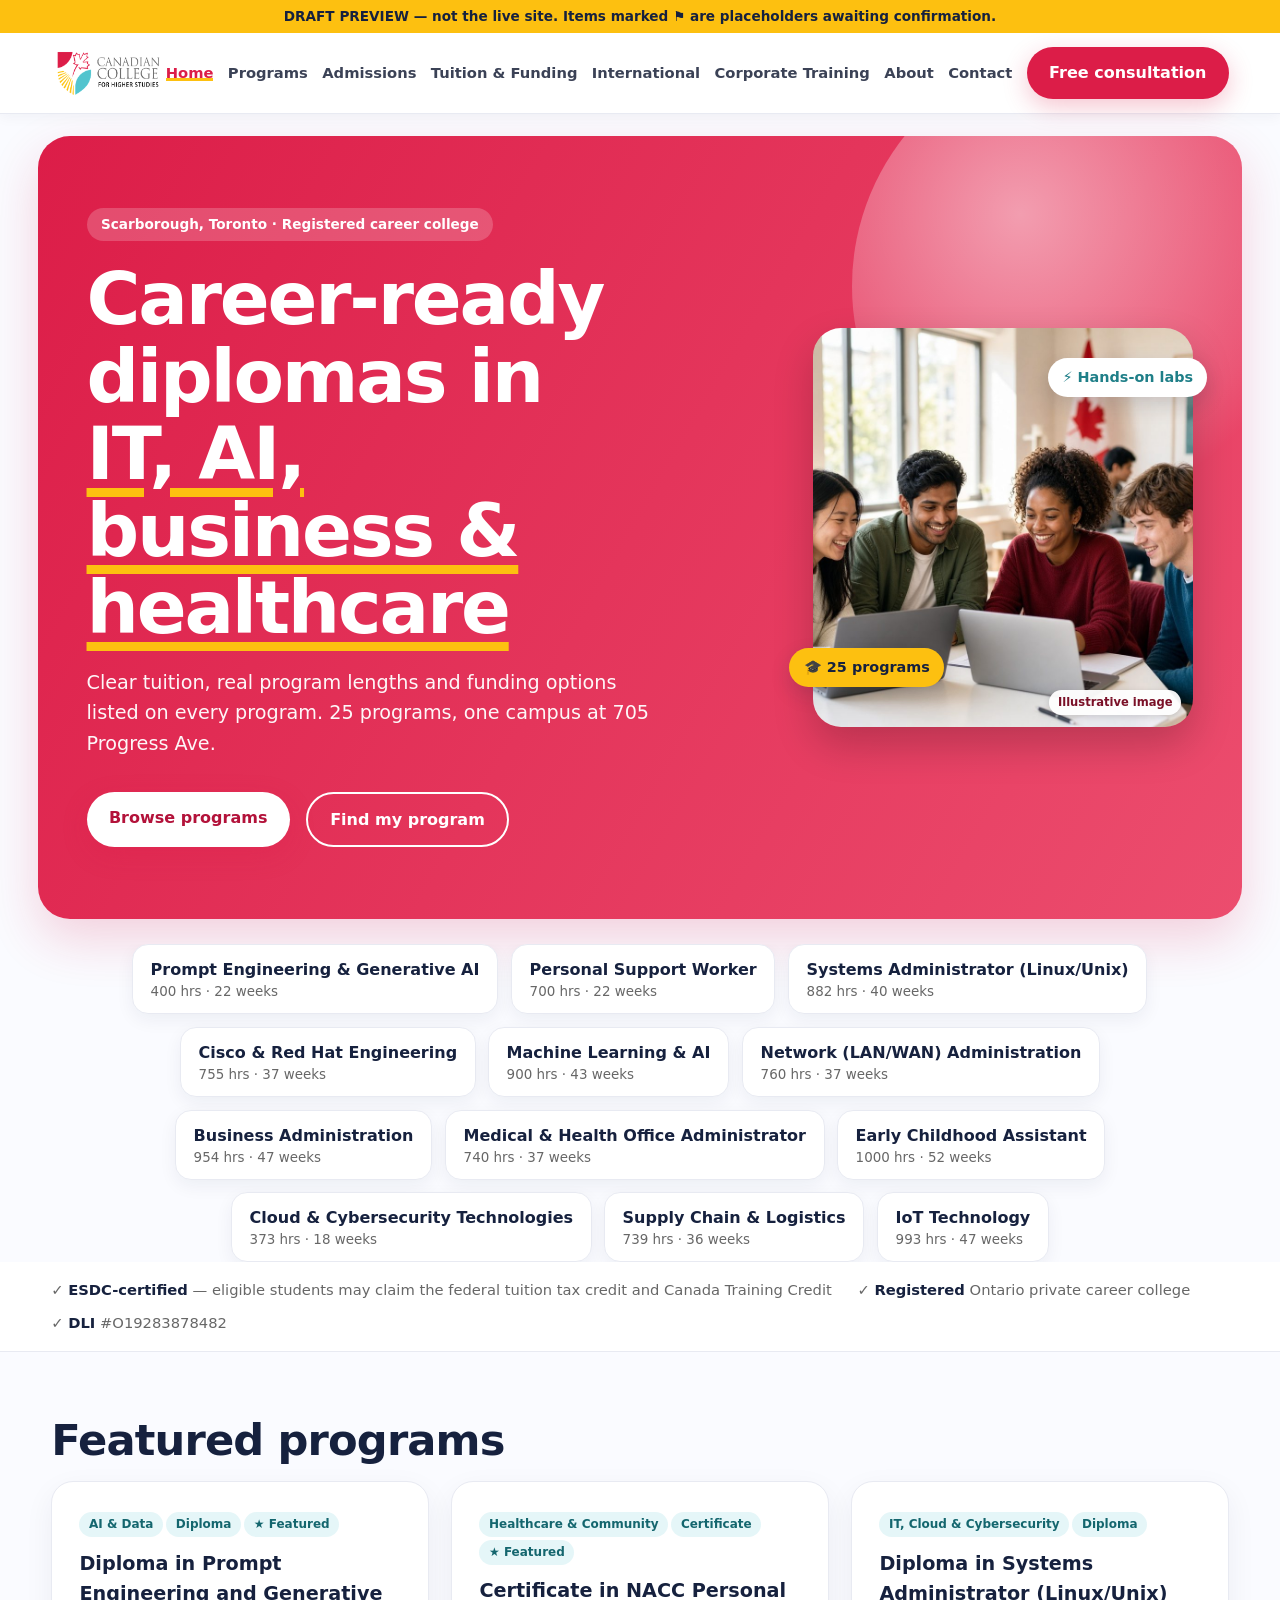
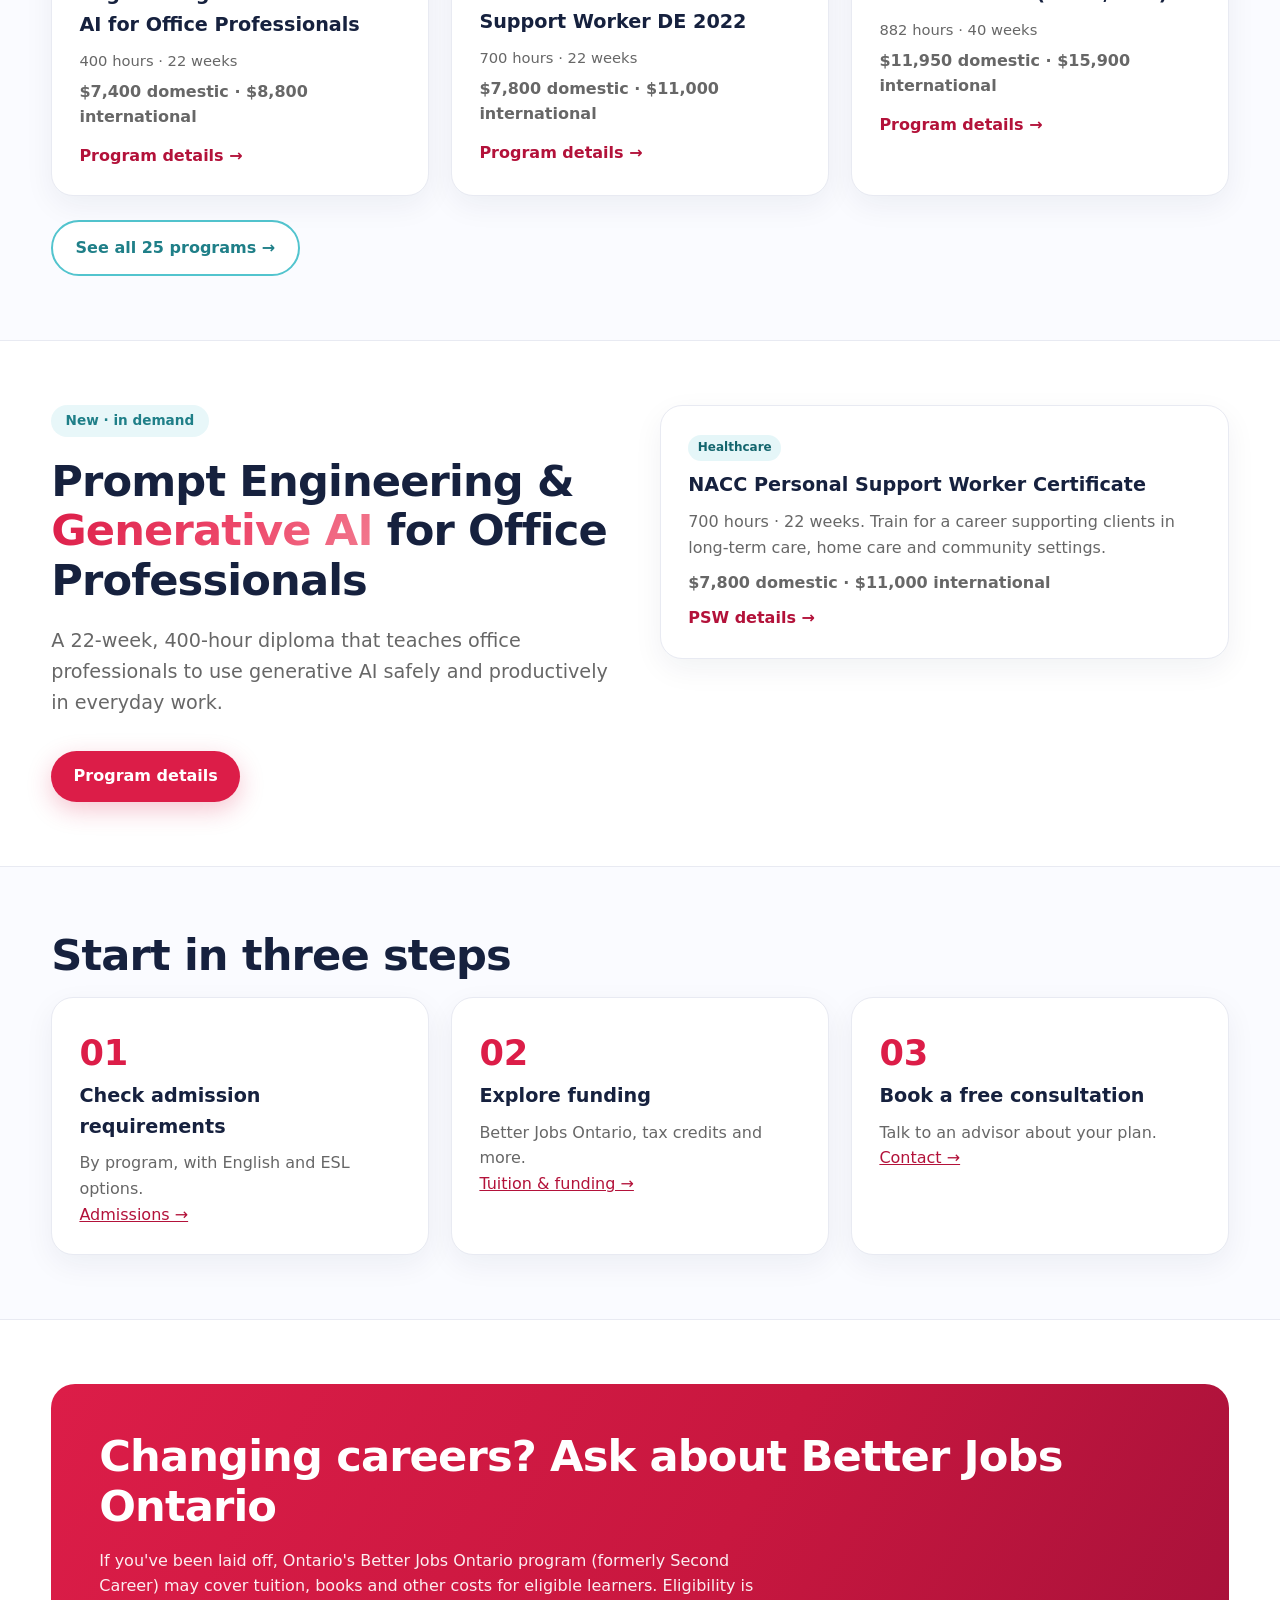
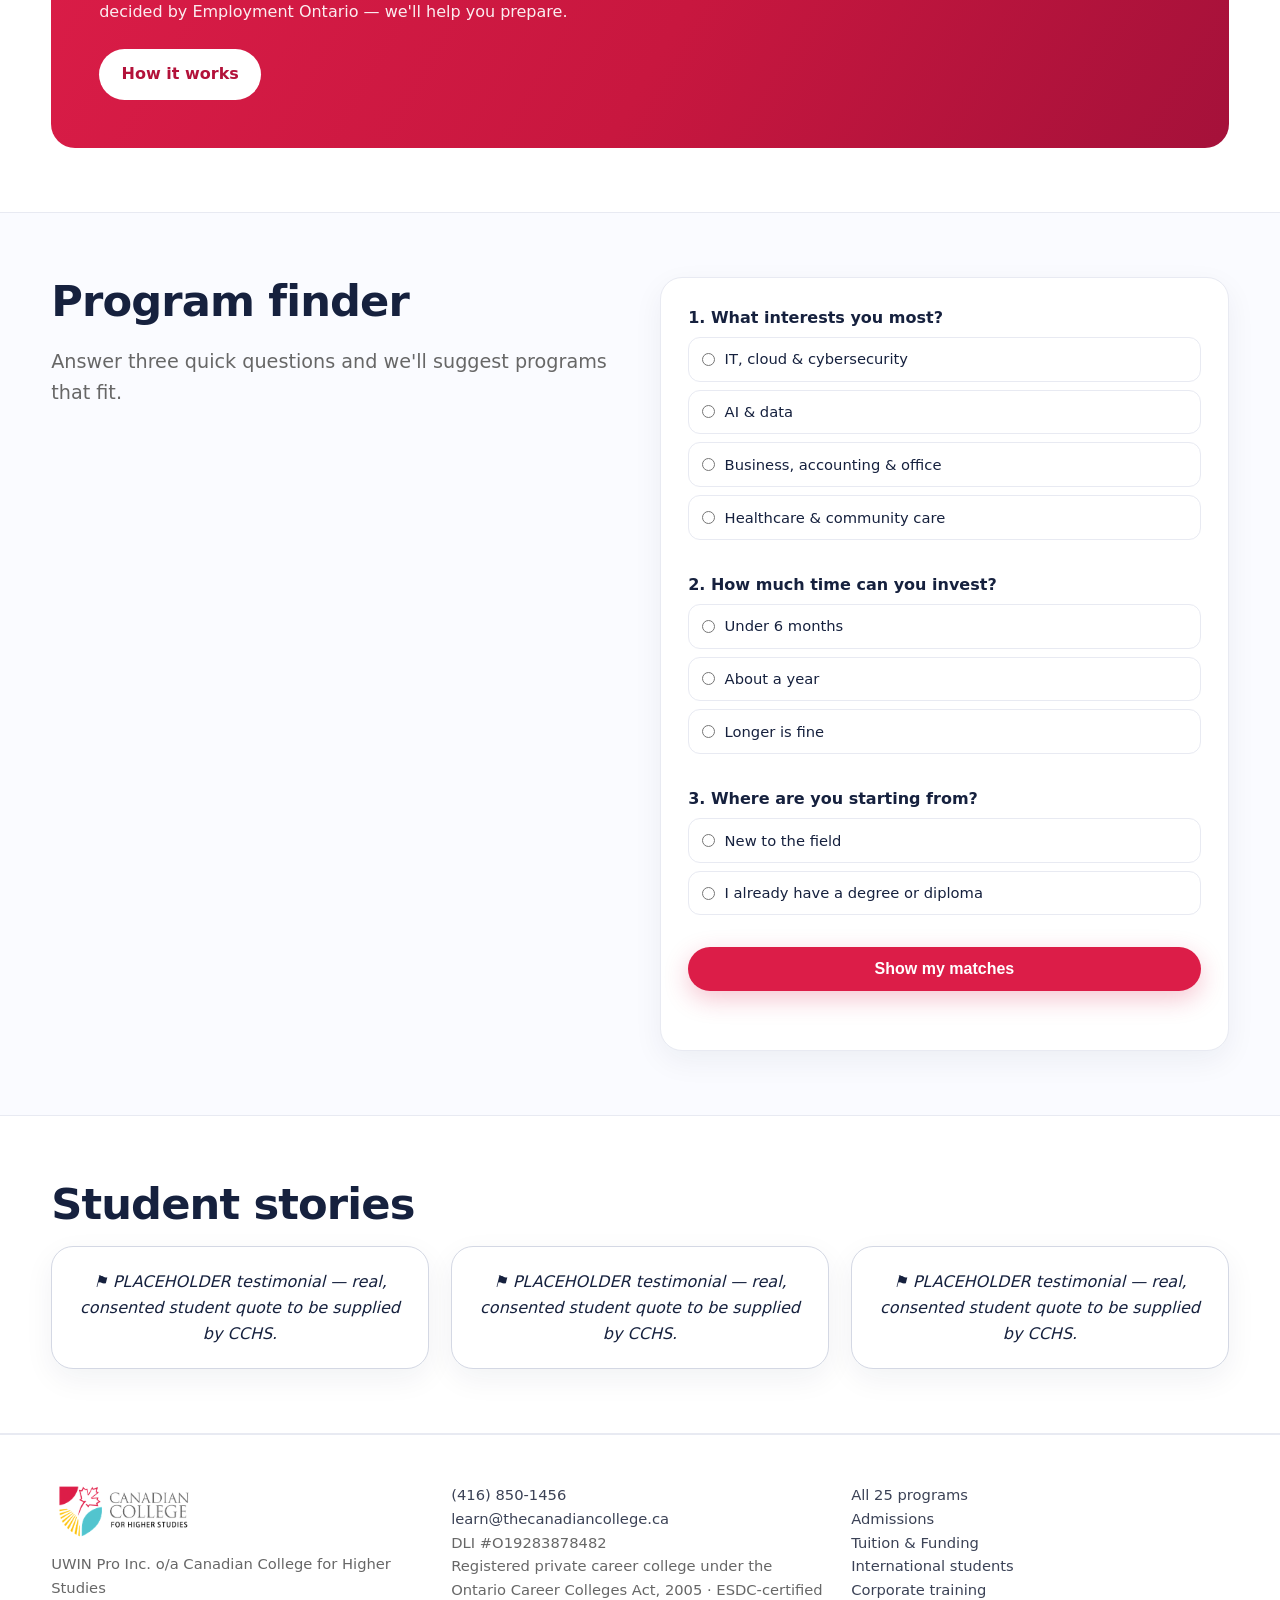
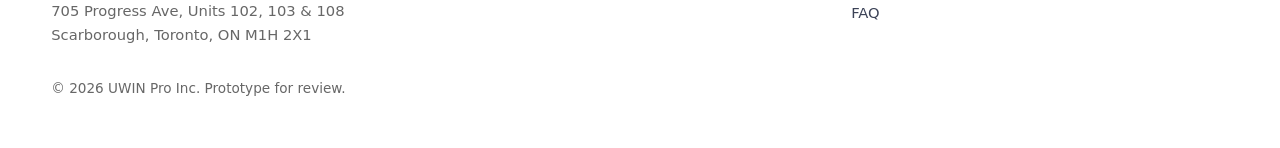
<file: index.html>
<!doctype html><html lang="en"><head><meta charset="utf-8"><meta name="viewport" content="width=device-width,initial-scale=1">
<meta name="robots" content="noindex,nofollow"><title>Career-ready diplomas in IT, AI, business and healthcare | Canadian College for Higher Studies</title><meta name="description" content="Career college in Scarborough, Toronto: 25 diploma and certificate programs with published tuition."><meta name="theme-color" content="#dc1d48">
<link rel="icon" href="images/favicon-32.png" sizes="32x32" type="image/png"><link rel="icon" href="images/favicon-512.png" sizes="512x512" type="image/png"><link rel="apple-touch-icon" href="images/favicon-180.png"><link rel="stylesheet" href="css/style.css?v=6">
<script type="application/ld+json">{"@context":"https://schema.org","@type":"CollegeOrUniversity","name":"Canadian College for Higher Studies","alternateName":"CCHS","url":"https://thecanadiancollege.ca","telephone":"+1-416-850-1456","email":"learn@thecanadiancollege.ca","address":{"@type":"PostalAddress","streetAddress":"705 Progress Ave, Units 102, 103 & 108","addressLocality":"Scarborough, Toronto","addressRegion":"ON","postalCode":"M1H 2X1","addressCountry":"CA"}}</script></head><body>
<div class="draft" role="note">DRAFT PREVIEW — not the live site. Items marked ⚑ are placeholders awaiting confirmation.</div>
<a class="skip" href="#main">Skip to content</a>
<header><div class="wrap nav"><a class="logo" href="index.html" ><img src="images/cchs-logo-nav.png" srcset="images/cchs-logo-nav.png 1x, images/cchs-logo.png 3x" alt="The Canadian College for Higher Studies" width="125" height="48"></a><nav aria-label="Main"><button class="menu" aria-expanded="false" aria-label="Menu">☰</button><ul><li><a href="index.html" aria-current=page>Home</a></li><li><a href="programs.html">Programs</a></li><li><a href="admissions.html">Admissions</a></li><li><a href="tuition.html">Tuition & Funding</a></li><li><a href="international.html">International</a></li><li><a href="corporate.html">Corporate Training</a></li><li><a href="about.html">About</a></li><li><a href="contact.html">Contact</a></li><li><a class="btn btn-g" href="contact.html">Free consultation</a></li></ul></nav></div></header>
<main id="main"><section class="hero"><div class="blob b1"></div><div class="blob b2"></div><div class="blob b3"></div><div class="wrap hero-grid"><div class="hero-copy"><span class="eyebrow">Scarborough, Toronto · Registered career college</span><h1>Career-ready diplomas in <span class="grad">IT, AI, business &amp; healthcare</span></h1><p class="lead">Clear tuition, real program lengths and funding options listed on every program. 25 programs, one campus at 705 Progress Ave.</p><div class="ctas"><a class="btn btn-g" href="programs.html">Browse programs</a><a class="btn btn-o" href="#finder">Find my program</a></div></div>
<figure class="photo has-img"><img src="images/students.jpg" alt="Illustrative image: a diverse group of adult students collaborating around laptops in a bright modern classroom" width="1152" height="864" fetchpriority="high"><figcaption class="illus">Illustrative image</figcaption><i class="pop p1">🎓 25 programs</i><i class="pop p2">⚡ Hands-on labs</i></figure></div></section>
<div class="stream wrap"><div class="orbit" aria-label="Sample programs"><ul class="plane"><li style="--i:0"><strong>Prompt Engineering & Generative AI</strong><span>400 hrs · 22 weeks</span></li><li style="--i:1"><strong>Personal Support Worker</strong><span>700 hrs · 22 weeks</span></li><li style="--i:2"><strong>Systems Administrator (Linux/Unix)</strong><span>882 hrs · 40 weeks</span></li><li style="--i:3"><strong>Cisco & Red Hat Engineering</strong><span>755 hrs · 37 weeks</span></li><li style="--i:4"><strong>Machine Learning & AI</strong><span>900 hrs · 43 weeks</span></li><li style="--i:5"><strong>Network (LAN/WAN) Administration</strong><span>760 hrs · 37 weeks</span></li><li style="--i:6"><strong>Business Administration</strong><span>954 hrs · 47 weeks</span></li><li style="--i:7"><strong>Medical & Health Office Administrator</strong><span>740 hrs · 37 weeks</span></li><li style="--i:8"><strong>Early Childhood Assistant</strong><span>1000 hrs · 52 weeks</span></li><li style="--i:9"><strong>Cloud & Cybersecurity Technologies</strong><span>373 hrs · 18 weeks</span></li><li style="--i:10"><strong>Supply Chain & Logistics</strong><span>739 hrs · 36 weeks</span></li><li style="--i:11"><strong>IoT Technology</strong><span>993 hrs · 47 weeks</span></li></ul></div></div>
<div class="trust"><div class="wrap"><span>✓ <b>ESDC-certified</b> — eligible students may claim the federal tuition tax credit and Canada Training Credit</span><span>✓ <b>Registered</b> Ontario private career college</span><span>✓ <b>DLI</b> #O19283878482</span></div></div>
<section><div class="wrap"><h2>Featured programs</h2><div class="grid" id="featured"></div><p style="margin-top:1.5rem"><a class="btn btn-o" href="programs.html">See all 25 programs →</a></p></div></section>
<section class="alt"><div class="wrap two"><div><span class="eyebrow">New · in demand</span><h2>Prompt Engineering &amp; <span class="grad">Generative AI</span> for Office Professionals</h2><p class="lead">A 22-week, 400-hour diploma that teaches office professionals to use generative AI safely and productively in everyday work.</p><div class="ctas"><a class="btn btn-g" href="program.html?p=diploma-in-prompt-engineering-and-generative-ai-for-office-professionals">Program details</a></div></div>
<div class="card"><span class="tag">Healthcare</span><h3 style="margin-top:.6rem">NACC Personal Support Worker Certificate</h3><p>700 hours · 22 weeks. Train for a career supporting clients in long-term care, home care and community settings.</p><p class="fee" style="margin:.6rem 0">$7,800 domestic · $11,000 international</p><a class="more" href="program.html?p=certificate-in-nacc-personal-support-worker-de-2022">PSW details →</a></div></div></section>
<section><div class="wrap"><h2>Start in three steps</h2><div class="grid steps"><div class="card"><h3>Check admission requirements</h3><p>By program, with English and ESL options.</p><a href="admissions.html">Admissions →</a></div><div class="card"><h3>Explore funding</h3><p>Better Jobs Ontario, tax credits and more.</p><a href="tuition.html">Tuition &amp; funding →</a></div><div class="card"><h3>Book a free consultation</h3><p>Talk to an advisor about your plan.</p><a href="contact.html">Contact →</a></div></div></div></section>
<section class="alt"><div class="wrap"><div class="band"><h2>Changing careers? Ask about Better Jobs Ontario</h2><p>If you've been laid off, Ontario's Better Jobs Ontario program (formerly Second Career) may cover tuition, books and other costs for eligible learners. Eligibility is decided by Employment Ontario — we'll help you prepare.</p><a class="btn" href="tuition.html#bjo">How it works</a></div></div></section>
<section id="finder"><div class="wrap two"><div><h2>Program finder</h2><p class="lead">Answer three quick questions and we'll suggest programs that fit.</p></div><form class="quiz card" id="quiz">
<fieldset><legend>1. What interests you most?</legend><label><input type="radio" name="field" value="it">IT, cloud &amp; cybersecurity</label><label><input type="radio" name="field" value="ai">AI &amp; data</label><label><input type="radio" name="field" value="business">Business, accounting &amp; office</label><label><input type="radio" name="field" value="health">Healthcare &amp; community care</label></fieldset>
<fieldset><legend>2. How much time can you invest?</legend><label><input type="radio" name="time" value="short">Under 6 months</label><label><input type="radio" name="time" value="mid">About a year</label><label><input type="radio" name="time" value="long">Longer is fine</label></fieldset>
<fieldset><legend>3. Where are you starting from?</legend><label><input type="radio" name="goal" value="start">New to the field</label><label><input type="radio" name="goal" value="post">I already have a degree or diploma</label></fieldset>
<button class="btn btn-g">Show my matches</button><div id="quiz-out" class="result"></div></form></div></section>
<section class="alt"><div class="wrap"><h2>Student stories</h2><div class="grid"><div class="card ph">⚑ PLACEHOLDER testimonial — real, consented student quote to be supplied by CCHS.</div><div class="card ph">⚑ PLACEHOLDER testimonial — real, consented student quote to be supplied by CCHS.</div><div class="card ph">⚑ PLACEHOLDER testimonial — real, consented student quote to be supplied by CCHS.</div></div></div></section></main>
<footer><div class="wrap grid">
<div><img class="flogo" src="images/cchs-logo-nav.png" alt="The Canadian College for Higher Studies" width="167" height="64"><p>UWIN Pro Inc. o/a Canadian College for Higher Studies<br>705 Progress Ave, Units 102, 103 &amp; 108<br>Scarborough, Toronto, ON M1H 2X1</p></div>
<div><a href="tel:+14168501456">(416) 850-1456</a><a href="mailto:learn@thecanadiancollege.ca">learn@thecanadiancollege.ca</a><p>DLI #O19283878482</p><p>Registered private career college under the Ontario Career Colleges Act, 2005 · ESDC-certified</p></div>
<div><a href="programs.html">All 25 programs</a><a href="admissions.html">Admissions</a><a href="tuition.html">Tuition &amp; Funding</a><a href="international.html">International students</a><a href="corporate.html">Corporate training</a><a href="faq.html">FAQ</a></div>
</div><div class="wrap"><p class="note" style="margin-top:2rem">© <span id="y"></span> UWIN Pro Inc. Prototype for review.</p></div></footer>
<script src="js/main.js?v=6"></script><script src="js/programs.js?v=6"></script><script src="js/app.js?v=6"></script></body></html>
</file>
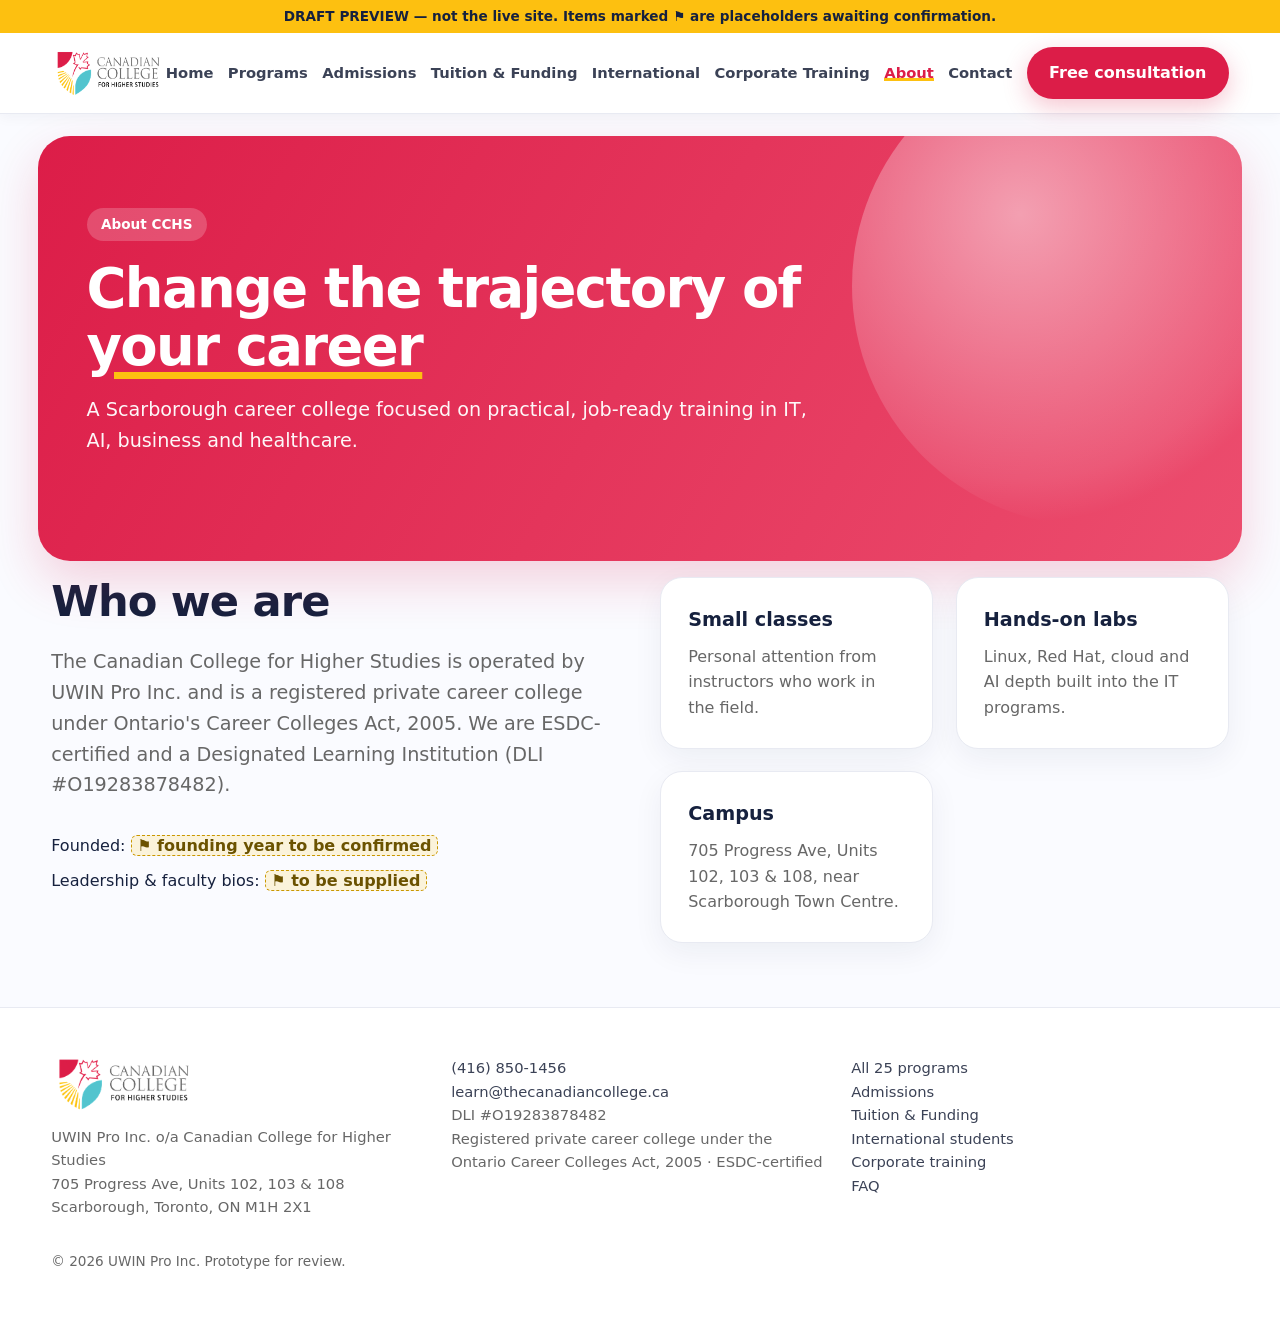
<file: about.html>
<!doctype html><html lang="en"><head><meta charset="utf-8"><meta name="viewport" content="width=device-width,initial-scale=1">
<meta name="robots" content="noindex,nofollow"><title>About | Canadian College for Higher Studies</title><meta name="description" content="About the Canadian College for Higher Studies in Scarborough, Toronto."><meta name="theme-color" content="#dc1d48">
<link rel="icon" href="images/favicon-32.png" sizes="32x32" type="image/png"><link rel="icon" href="images/favicon-512.png" sizes="512x512" type="image/png"><link rel="apple-touch-icon" href="images/favicon-180.png"><link rel="stylesheet" href="css/style.css?v=6">
<script type="application/ld+json">{"@context":"https://schema.org","@type":"CollegeOrUniversity","name":"Canadian College for Higher Studies","alternateName":"CCHS","url":"https://thecanadiancollege.ca","telephone":"+1-416-850-1456","email":"learn@thecanadiancollege.ca","address":{"@type":"PostalAddress","streetAddress":"705 Progress Ave, Units 102, 103 & 108","addressLocality":"Scarborough, Toronto","addressRegion":"ON","postalCode":"M1H 2X1","addressCountry":"CA"}}</script></head><body>
<div class="draft" role="note">DRAFT PREVIEW — not the live site. Items marked ⚑ are placeholders awaiting confirmation.</div>
<a class="skip" href="#main">Skip to content</a>
<header><div class="wrap nav"><a class="logo" href="index.html" ><img src="images/cchs-logo-nav.png" srcset="images/cchs-logo-nav.png 1x, images/cchs-logo.png 3x" alt="The Canadian College for Higher Studies" width="125" height="48"></a><nav aria-label="Main"><button class="menu" aria-expanded="false" aria-label="Menu">☰</button><ul><li><a href="index.html">Home</a></li><li><a href="programs.html">Programs</a></li><li><a href="admissions.html">Admissions</a></li><li><a href="tuition.html">Tuition & Funding</a></li><li><a href="international.html">International</a></li><li><a href="corporate.html">Corporate Training</a></li><li><a href="about.html" aria-current=page>About</a></li><li><a href="contact.html">Contact</a></li><li><a class="btn btn-g" href="contact.html">Free consultation</a></li></ul></nav></div></header>
<main id="main"><section class="hero phero"><div class="blob b1"></div><div class="blob b2"></div><div class="wrap"><span class="eyebrow">About CCHS</span><h1>Change the trajectory of <span class="grad">your career</span></h1><p class="lead">A Scarborough career college focused on practical, job-ready training in IT, AI, business and healthcare.</p></div></section><section style="padding-top:1rem"><div class="wrap two"><div><h2>Who we are</h2><p class="lead">The Canadian College for Higher Studies is operated by UWIN Pro Inc. and is a registered private career college under Ontario's Career Colleges Act, 2005. We are ESDC-certified and a Designated Learning Institution (DLI #O19283878482).</p><p>Founded: <span class="phx">founding year to be confirmed</span></p><p style="margin-top:.6rem">Leadership &amp; faculty bios: <span class="phx">to be supplied</span></p></div>
<div class="grid"><div class="card"><h3>Small classes</h3><p>Personal attention from instructors who work in the field.</p></div><div class="card"><h3>Hands-on labs</h3><p>Linux, Red Hat, cloud and AI depth built into the IT programs.</p></div><div class="card"><h3>Campus</h3><p>705 Progress Ave, Units 102, 103 &amp; 108, near Scarborough Town Centre.</p></div></div></div></section></main>
<footer><div class="wrap grid">
<div><img class="flogo" src="images/cchs-logo-nav.png" alt="The Canadian College for Higher Studies" width="167" height="64"><p>UWIN Pro Inc. o/a Canadian College for Higher Studies<br>705 Progress Ave, Units 102, 103 &amp; 108<br>Scarborough, Toronto, ON M1H 2X1</p></div>
<div><a href="tel:+14168501456">(416) 850-1456</a><a href="mailto:learn@thecanadiancollege.ca">learn@thecanadiancollege.ca</a><p>DLI #O19283878482</p><p>Registered private career college under the Ontario Career Colleges Act, 2005 · ESDC-certified</p></div>
<div><a href="programs.html">All 25 programs</a><a href="admissions.html">Admissions</a><a href="tuition.html">Tuition &amp; Funding</a><a href="international.html">International students</a><a href="corporate.html">Corporate training</a><a href="faq.html">FAQ</a></div>
</div><div class="wrap"><p class="note" style="margin-top:2rem">© <span id="y"></span> UWIN Pro Inc. Prototype for review.</p></div></footer>
<script src="js/main.js?v=6"></script><script src="js/programs.js?v=6"></script><script src="js/app.js?v=6"></script></body></html>
</file>
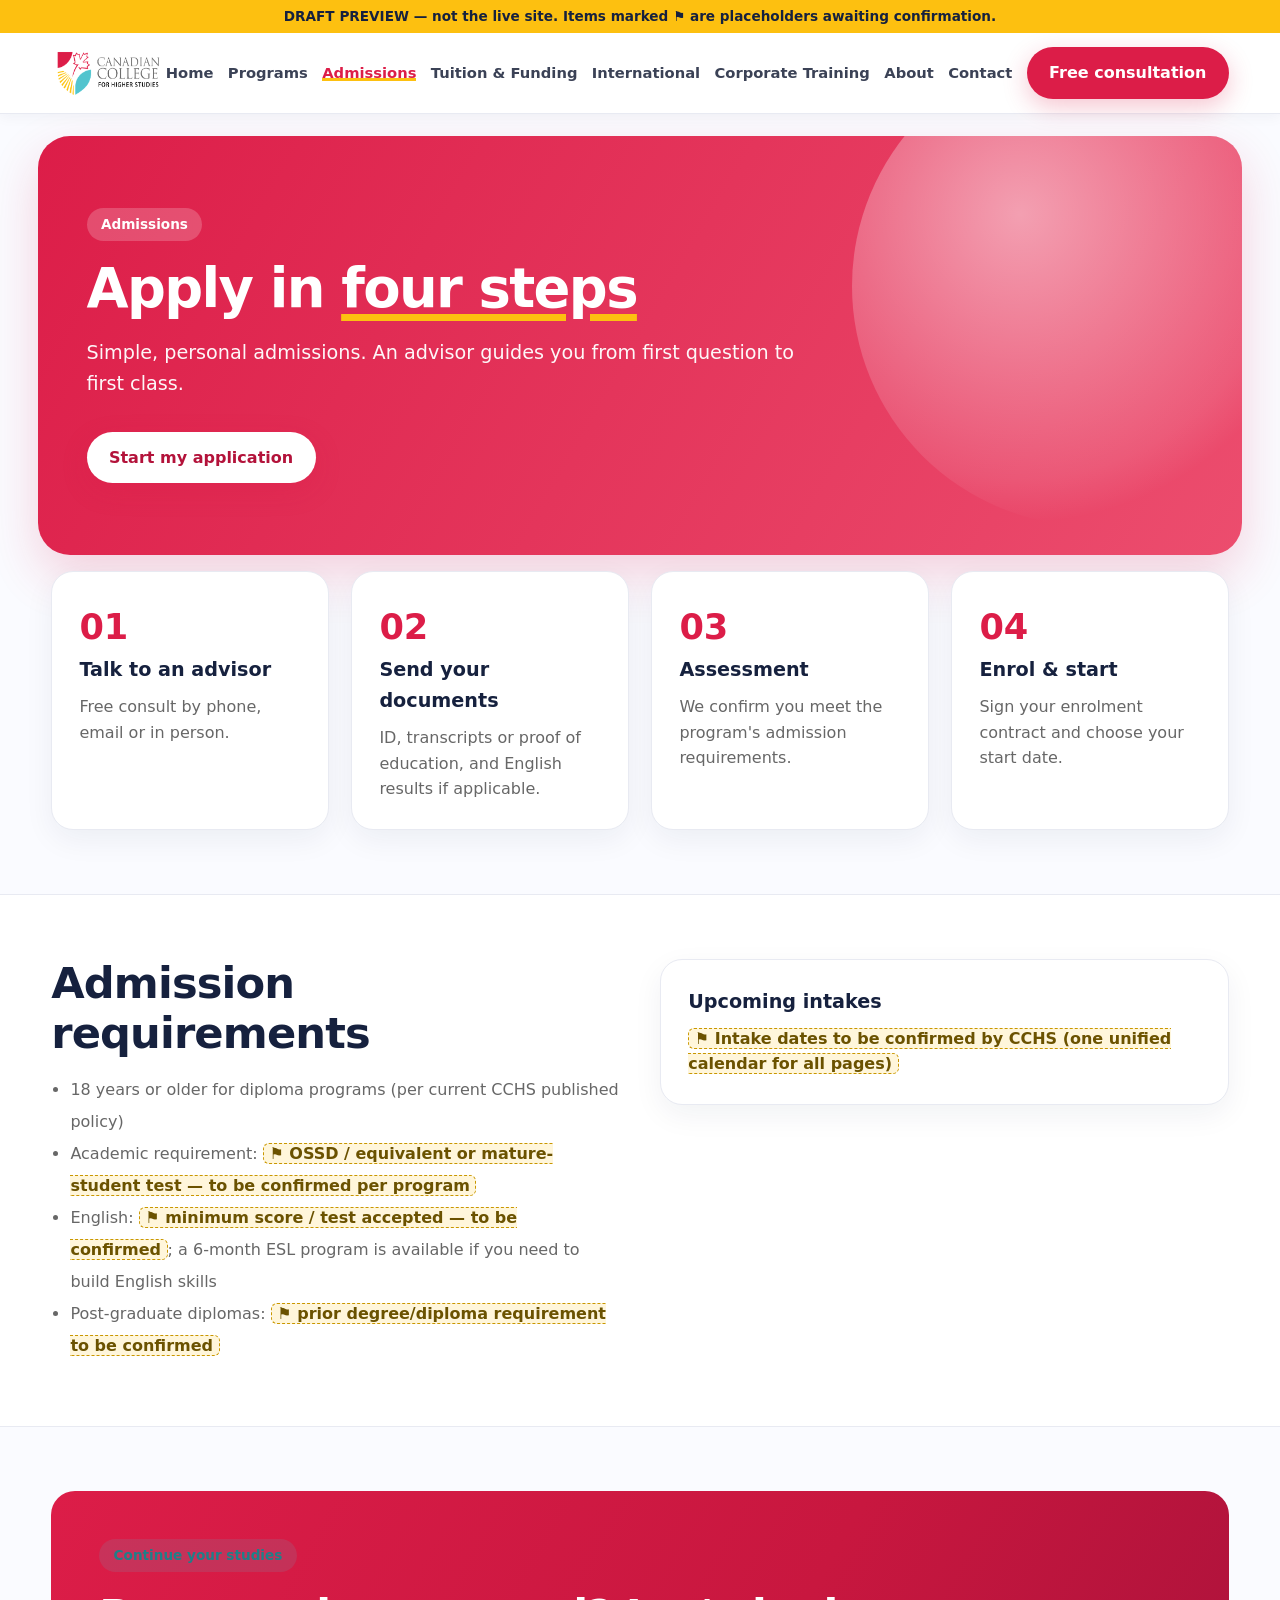
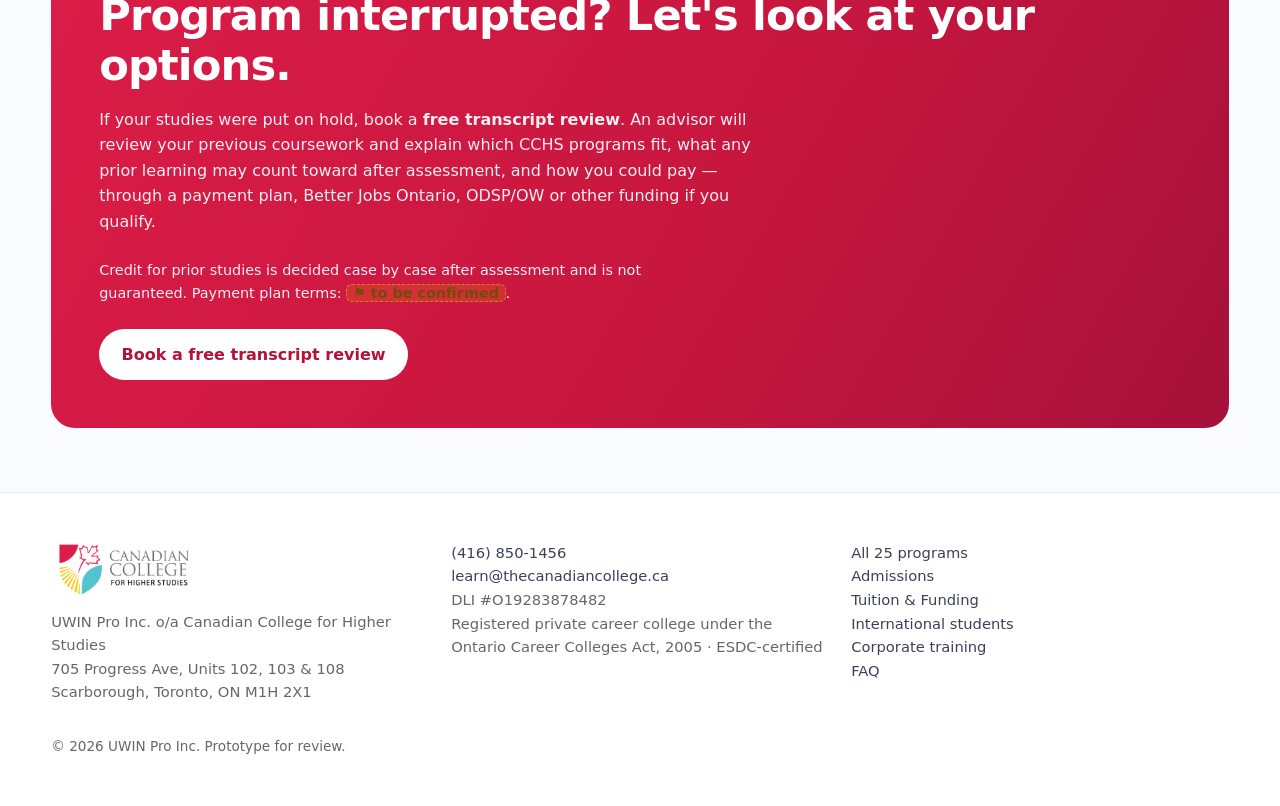
<file: admissions.html>
<!doctype html><html lang="en"><head><meta charset="utf-8"><meta name="viewport" content="width=device-width,initial-scale=1">
<meta name="robots" content="noindex,nofollow"><title>Admissions | Canadian College for Higher Studies</title><meta name="description" content="How to apply to CCHS, admission requirements and continuing your studies."><meta name="theme-color" content="#dc1d48">
<link rel="icon" href="images/favicon-32.png" sizes="32x32" type="image/png"><link rel="icon" href="images/favicon-512.png" sizes="512x512" type="image/png"><link rel="apple-touch-icon" href="images/favicon-180.png"><link rel="stylesheet" href="css/style.css?v=6">
<script type="application/ld+json">{"@context":"https://schema.org","@type":"CollegeOrUniversity","name":"Canadian College for Higher Studies","alternateName":"CCHS","url":"https://thecanadiancollege.ca","telephone":"+1-416-850-1456","email":"learn@thecanadiancollege.ca","address":{"@type":"PostalAddress","streetAddress":"705 Progress Ave, Units 102, 103 & 108","addressLocality":"Scarborough, Toronto","addressRegion":"ON","postalCode":"M1H 2X1","addressCountry":"CA"}}</script></head><body>
<div class="draft" role="note">DRAFT PREVIEW — not the live site. Items marked ⚑ are placeholders awaiting confirmation.</div>
<a class="skip" href="#main">Skip to content</a>
<header><div class="wrap nav"><a class="logo" href="index.html" ><img src="images/cchs-logo-nav.png" srcset="images/cchs-logo-nav.png 1x, images/cchs-logo.png 3x" alt="The Canadian College for Higher Studies" width="125" height="48"></a><nav aria-label="Main"><button class="menu" aria-expanded="false" aria-label="Menu">☰</button><ul><li><a href="index.html">Home</a></li><li><a href="programs.html">Programs</a></li><li><a href="admissions.html" aria-current=page>Admissions</a></li><li><a href="tuition.html">Tuition & Funding</a></li><li><a href="international.html">International</a></li><li><a href="corporate.html">Corporate Training</a></li><li><a href="about.html">About</a></li><li><a href="contact.html">Contact</a></li><li><a class="btn btn-g" href="contact.html">Free consultation</a></li></ul></nav></div></header>
<main id="main"><section class="hero phero"><div class="blob b1"></div><div class="blob b2"></div><div class="wrap"><span class="eyebrow">Admissions</span><h1>Apply in <span class="grad">four steps</span></h1><p class="lead">Simple, personal admissions. An advisor guides you from first question to first class.</p><div class=ctas><a class="btn btn-g" href="contact.html">Start my application</a></div></div></section><section style="padding-top:1rem"><div class="wrap"><div class="grid steps"><div class="card"><h3>Talk to an advisor</h3><p>Free consult by phone, email or in person.</p></div><div class="card"><h3>Send your documents</h3><p>ID, transcripts or proof of education, and English results if applicable.</p></div><div class="card"><h3>Assessment</h3><p>We confirm you meet the program's admission requirements.</p></div><div class="card"><h3>Enrol &amp; start</h3><p>Sign your enrolment contract and choose your start date.</p></div></div></div></section>
<section class="alt"><div class="wrap two"><div><h2>Admission requirements</h2><ul style="color:var(--muted);padding-left:1.2rem;line-height:2"><li>18 years or older for diploma programs (per current CCHS published policy)</li><li>Academic requirement: <span class="phx">OSSD / equivalent or mature-student test — to be confirmed per program</span></li><li>English: <span class="phx">minimum score / test accepted — to be confirmed</span>; a 6-month ESL program is available if you need to build English skills</li><li>Post-graduate diplomas: <span class="phx">prior degree/diploma requirement to be confirmed</span></li></ul></div>
<div class="card"><h3>Upcoming intakes</h3><p><span class="phx">Intake dates to be confirmed by CCHS (one unified calendar for all pages)</span></p></div></div></section>
<section id="continue"><div class="wrap"><div class="band"><span class="eyebrow">Continue your studies</span><h2>Program interrupted? Let's look at your options.</h2><p>If your studies were put on hold, book a <b>free transcript review</b>. An advisor will review your previous coursework and explain which CCHS programs fit, what any prior learning may count toward after assessment, and how you could pay — through a payment plan, Better Jobs Ontario, ODSP/OW or other funding if you qualify.</p><p style="font-size:.9rem">Credit for prior studies is decided case by case after assessment and is not guaranteed. Payment plan terms: <span class="phx">to be confirmed</span>.</p><a class="btn" href="contact.html?topic=transcript">Book a free transcript review</a></div></div></section></main>
<footer><div class="wrap grid">
<div><img class="flogo" src="images/cchs-logo-nav.png" alt="The Canadian College for Higher Studies" width="167" height="64"><p>UWIN Pro Inc. o/a Canadian College for Higher Studies<br>705 Progress Ave, Units 102, 103 &amp; 108<br>Scarborough, Toronto, ON M1H 2X1</p></div>
<div><a href="tel:+14168501456">(416) 850-1456</a><a href="mailto:learn@thecanadiancollege.ca">learn@thecanadiancollege.ca</a><p>DLI #O19283878482</p><p>Registered private career college under the Ontario Career Colleges Act, 2005 · ESDC-certified</p></div>
<div><a href="programs.html">All 25 programs</a><a href="admissions.html">Admissions</a><a href="tuition.html">Tuition &amp; Funding</a><a href="international.html">International students</a><a href="corporate.html">Corporate training</a><a href="faq.html">FAQ</a></div>
</div><div class="wrap"><p class="note" style="margin-top:2rem">© <span id="y"></span> UWIN Pro Inc. Prototype for review.</p></div></footer>
<script src="js/main.js?v=6"></script><script src="js/programs.js?v=6"></script><script src="js/app.js?v=6"></script></body></html>
</file>
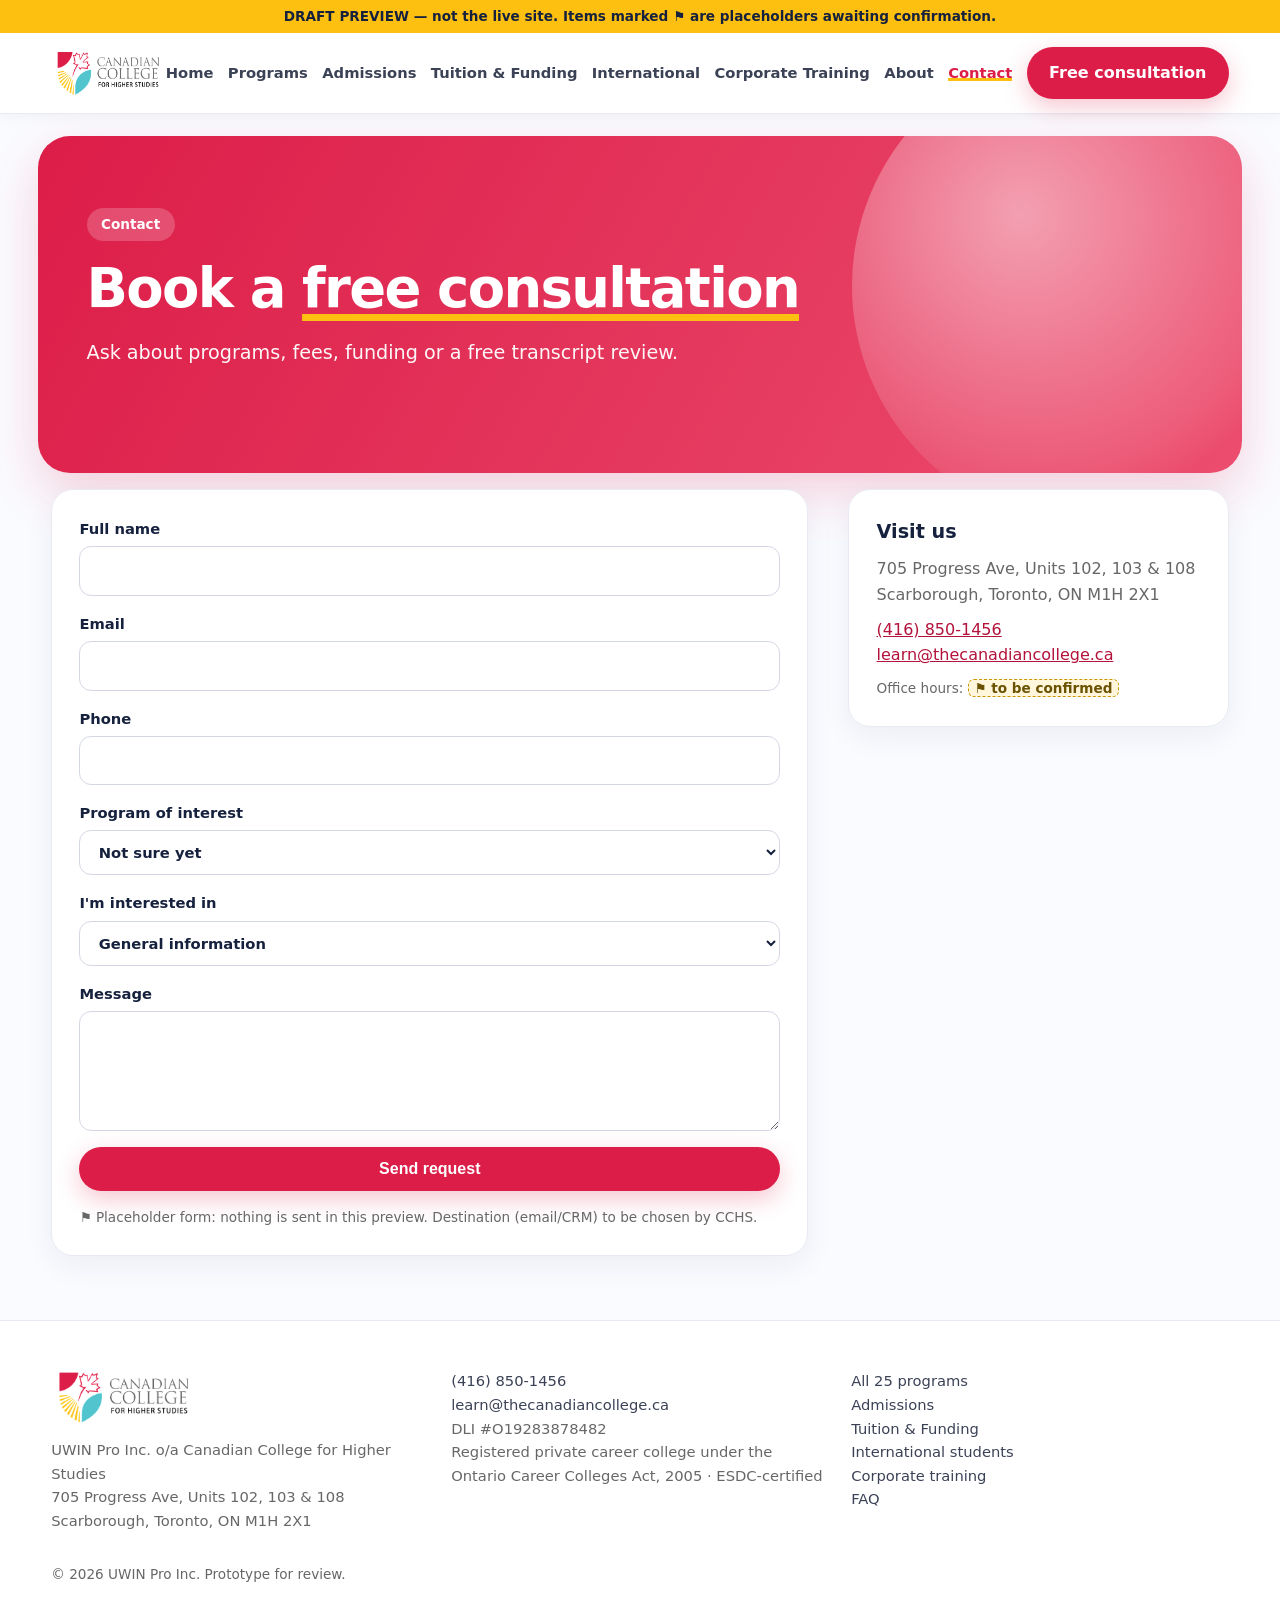
<file: contact.html>
<!doctype html><html lang="en"><head><meta charset="utf-8"><meta name="viewport" content="width=device-width,initial-scale=1">
<meta name="robots" content="noindex,nofollow"><title>Contact | Canadian College for Higher Studies</title><meta name="description" content="Contact CCHS: 705 Progress Ave, Scarborough. (416) 850-1456."><meta name="theme-color" content="#dc1d48">
<link rel="icon" href="images/favicon-32.png" sizes="32x32" type="image/png"><link rel="icon" href="images/favicon-512.png" sizes="512x512" type="image/png"><link rel="apple-touch-icon" href="images/favicon-180.png"><link rel="stylesheet" href="css/style.css?v=6">
<script type="application/ld+json">{"@context":"https://schema.org","@type":"CollegeOrUniversity","name":"Canadian College for Higher Studies","alternateName":"CCHS","url":"https://thecanadiancollege.ca","telephone":"+1-416-850-1456","email":"learn@thecanadiancollege.ca","address":{"@type":"PostalAddress","streetAddress":"705 Progress Ave, Units 102, 103 & 108","addressLocality":"Scarborough, Toronto","addressRegion":"ON","postalCode":"M1H 2X1","addressCountry":"CA"}}</script></head><body>
<div class="draft" role="note">DRAFT PREVIEW — not the live site. Items marked ⚑ are placeholders awaiting confirmation.</div>
<a class="skip" href="#main">Skip to content</a>
<header><div class="wrap nav"><a class="logo" href="index.html" ><img src="images/cchs-logo-nav.png" srcset="images/cchs-logo-nav.png 1x, images/cchs-logo.png 3x" alt="The Canadian College for Higher Studies" width="125" height="48"></a><nav aria-label="Main"><button class="menu" aria-expanded="false" aria-label="Menu">☰</button><ul><li><a href="index.html">Home</a></li><li><a href="programs.html">Programs</a></li><li><a href="admissions.html">Admissions</a></li><li><a href="tuition.html">Tuition & Funding</a></li><li><a href="international.html">International</a></li><li><a href="corporate.html">Corporate Training</a></li><li><a href="about.html">About</a></li><li><a href="contact.html" aria-current=page>Contact</a></li><li><a class="btn btn-g" href="contact.html">Free consultation</a></li></ul></nav></div></header>
<main id="main"><section class="hero phero"><div class="blob b1"></div><div class="blob b2"></div><div class="wrap"><span class="eyebrow">Contact</span><h1>Book a <span class="grad">free consultation</span></h1><p class="lead">Ask about programs, fees, funding or a free transcript review.</p></div></section><section style="padding-top:1rem"><div class="wrap two"><form class="card" data-demo><label>Full name<input required name="name" autocomplete="name"></label><label>Email<input required type="email" name="email" autocomplete="email"></label><label>Phone<input type="tel" name="phone" autocomplete="tel"></label><label>Program of interest<select id="f-prog" name="program"></select></label><label>I'm interested in<select name="topic"><option>General information</option><option>Free transcript review</option><option>Funding / Better Jobs Ontario</option><option>International admission</option><option>Corporate training</option></select></label><label>Message<textarea rows="4" name="msg"></textarea></label><button class="btn btn-g">Send request</button><p class="note">⚑ Placeholder form: nothing is sent in this preview. Destination (email/CRM) to be chosen by CCHS.</p><div class="ok" role="status">Thanks! (Preview only — no message was sent.)</div></form>
<div><div class="card"><h3>Visit us</h3><p>705 Progress Ave, Units 102, 103 &amp; 108<br>Scarborough, Toronto, ON M1H 2X1</p><p style="margin-top:.6rem"><a href="tel:+14168501456">(416) 850-1456</a><br><a href="mailto:learn@thecanadiancollege.ca">learn@thecanadiancollege.ca</a></p><p class="note" style="margin-top:.6rem">Office hours: <span class="phx">to be confirmed</span></p></div>
<iframe class="map" style="margin-top:1.4rem" title="Map to 705 Progress Ave, Scarborough" loading="lazy" referrerpolicy="no-referrer-when-downgrade" src="https://www.google.com/maps?q=705+Progress+Ave,+Scarborough,+ON+M1H+2X1&output=embed"></iframe></div></div></section></main>
<footer><div class="wrap grid">
<div><img class="flogo" src="images/cchs-logo-nav.png" alt="The Canadian College for Higher Studies" width="167" height="64"><p>UWIN Pro Inc. o/a Canadian College for Higher Studies<br>705 Progress Ave, Units 102, 103 &amp; 108<br>Scarborough, Toronto, ON M1H 2X1</p></div>
<div><a href="tel:+14168501456">(416) 850-1456</a><a href="mailto:learn@thecanadiancollege.ca">learn@thecanadiancollege.ca</a><p>DLI #O19283878482</p><p>Registered private career college under the Ontario Career Colleges Act, 2005 · ESDC-certified</p></div>
<div><a href="programs.html">All 25 programs</a><a href="admissions.html">Admissions</a><a href="tuition.html">Tuition &amp; Funding</a><a href="international.html">International students</a><a href="corporate.html">Corporate training</a><a href="faq.html">FAQ</a></div>
</div><div class="wrap"><p class="note" style="margin-top:2rem">© <span id="y"></span> UWIN Pro Inc. Prototype for review.</p></div></footer>
<script src="js/main.js?v=6"></script><script src="js/programs.js?v=6"></script><script src="js/app.js?v=6"></script></body></html>
</file>
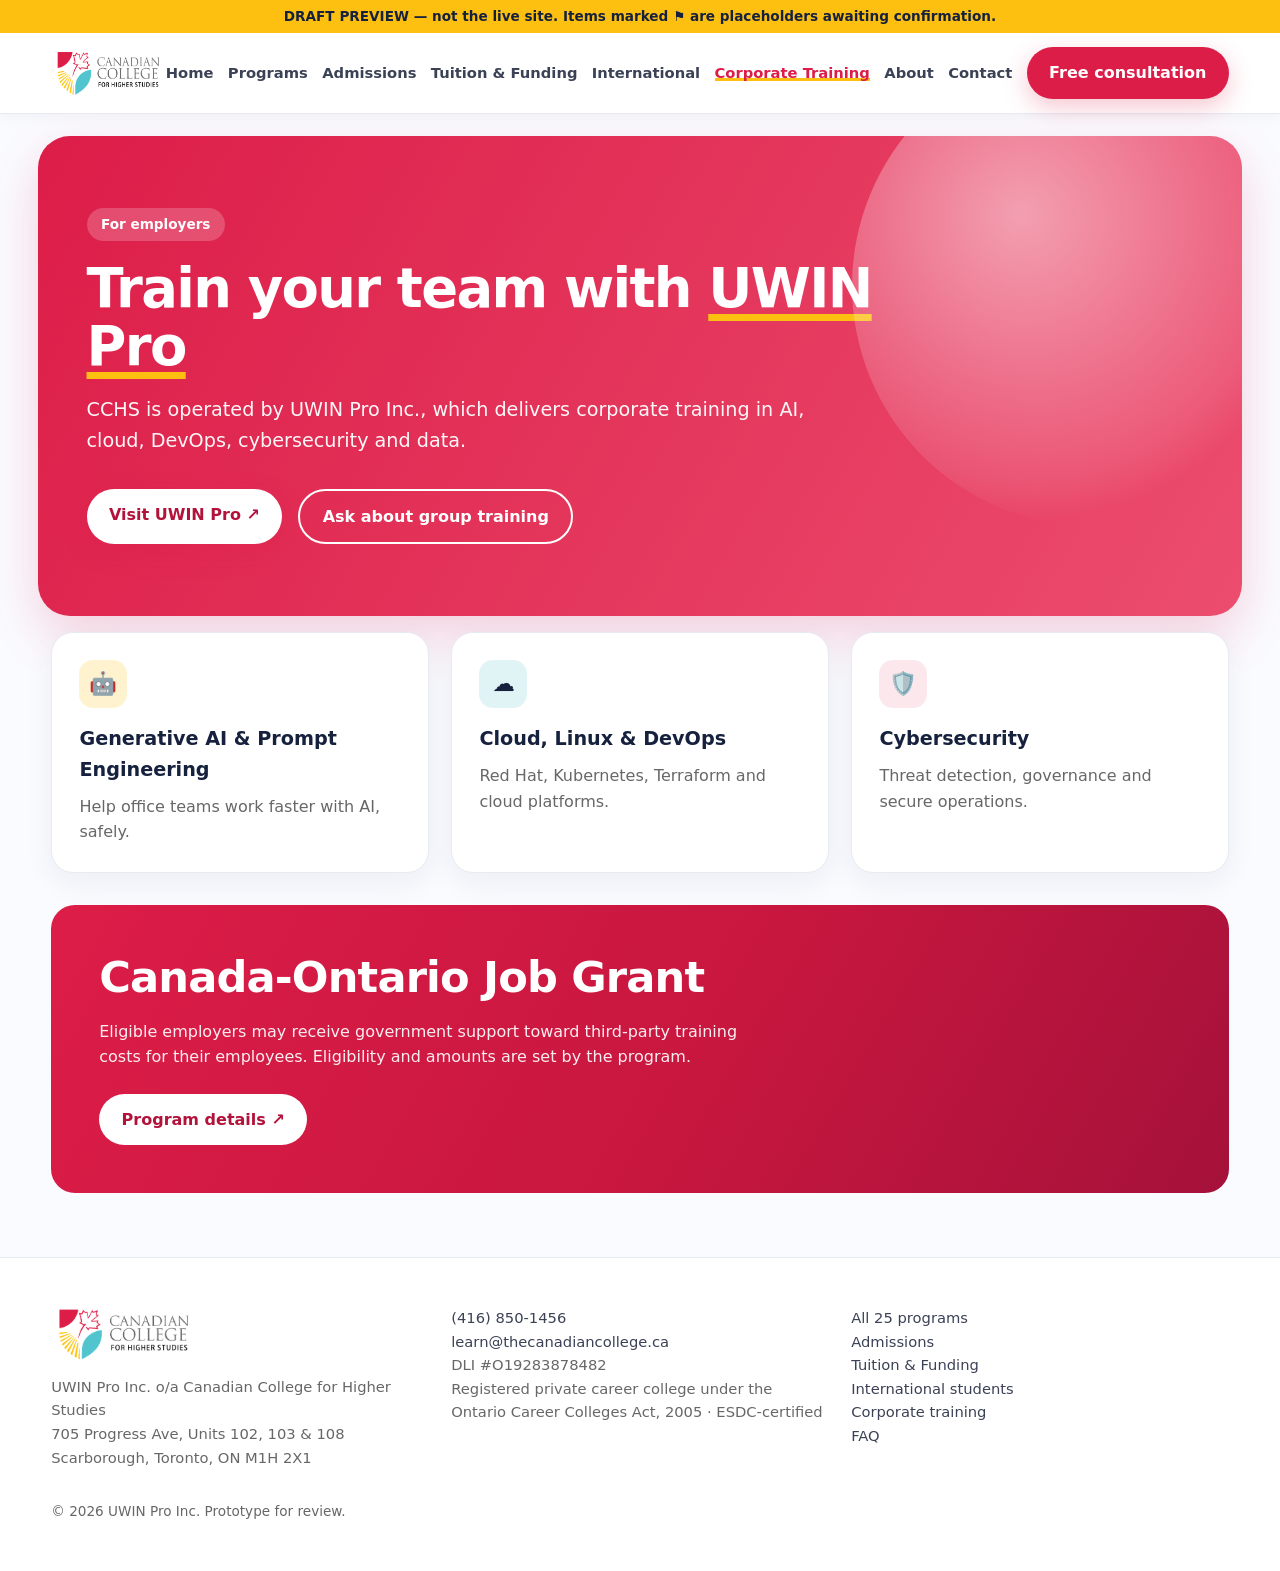
<file: corporate.html>
<!doctype html><html lang="en"><head><meta charset="utf-8"><meta name="viewport" content="width=device-width,initial-scale=1">
<meta name="robots" content="noindex,nofollow"><title>Corporate Training | Canadian College for Higher Studies</title><meta name="description" content="Corporate IT and AI training through UWIN Pro, with Canada-Ontario Job Grant support for eligible employers."><meta name="theme-color" content="#dc1d48">
<link rel="icon" href="images/favicon-32.png" sizes="32x32" type="image/png"><link rel="icon" href="images/favicon-512.png" sizes="512x512" type="image/png"><link rel="apple-touch-icon" href="images/favicon-180.png"><link rel="stylesheet" href="css/style.css?v=6">
<script type="application/ld+json">{"@context":"https://schema.org","@type":"CollegeOrUniversity","name":"Canadian College for Higher Studies","alternateName":"CCHS","url":"https://thecanadiancollege.ca","telephone":"+1-416-850-1456","email":"learn@thecanadiancollege.ca","address":{"@type":"PostalAddress","streetAddress":"705 Progress Ave, Units 102, 103 & 108","addressLocality":"Scarborough, Toronto","addressRegion":"ON","postalCode":"M1H 2X1","addressCountry":"CA"}}</script></head><body>
<div class="draft" role="note">DRAFT PREVIEW — not the live site. Items marked ⚑ are placeholders awaiting confirmation.</div>
<a class="skip" href="#main">Skip to content</a>
<header><div class="wrap nav"><a class="logo" href="index.html" ><img src="images/cchs-logo-nav.png" srcset="images/cchs-logo-nav.png 1x, images/cchs-logo.png 3x" alt="The Canadian College for Higher Studies" width="125" height="48"></a><nav aria-label="Main"><button class="menu" aria-expanded="false" aria-label="Menu">☰</button><ul><li><a href="index.html">Home</a></li><li><a href="programs.html">Programs</a></li><li><a href="admissions.html">Admissions</a></li><li><a href="tuition.html">Tuition & Funding</a></li><li><a href="international.html">International</a></li><li><a href="corporate.html" aria-current=page>Corporate Training</a></li><li><a href="about.html">About</a></li><li><a href="contact.html">Contact</a></li><li><a class="btn btn-g" href="contact.html">Free consultation</a></li></ul></nav></div></header>
<main id="main"><section class="hero phero"><div class="blob b1"></div><div class="blob b2"></div><div class="wrap"><span class="eyebrow">For employers</span><h1>Train your team with <span class="grad">UWIN Pro</span></h1><p class="lead">CCHS is operated by UWIN Pro Inc., which delivers corporate training in AI, cloud, DevOps, cybersecurity and data.</p><div class=ctas><a class="btn btn-g" href="https://www.uwinpro.com" target="_blank" rel="noopener">Visit UWIN Pro ↗</a><a class="btn btn-o" href="contact.html?topic=corporate">Ask about group training</a></div></div></section><section style="padding-top:1rem"><div class="wrap grid"><div class="card"><div class="ic">🤖</div><h3>Generative AI &amp; Prompt Engineering</h3><p>Help office teams work faster with AI, safely.</p></div><div class="card"><div class="ic">☁️</div><h3>Cloud, Linux &amp; DevOps</h3><p>Red Hat, Kubernetes, Terraform and cloud platforms.</p></div><div class="card"><div class="ic">🛡️</div><h3>Cybersecurity</h3><p>Threat detection, governance and secure operations.</p></div></div>
<div class="wrap" style="margin-top:2rem"><div class="band"><h2>Canada-Ontario Job Grant</h2><p>Eligible employers may receive government support toward third-party training costs for their employees. Eligibility and amounts are set by the program.</p><a class=btn href="https://www.ontario.ca/page/canada-ontario-job-grant-employers" target="_blank" rel="noopener">Program details ↗</a></div></div></section></main>
<footer><div class="wrap grid">
<div><img class="flogo" src="images/cchs-logo-nav.png" alt="The Canadian College for Higher Studies" width="167" height="64"><p>UWIN Pro Inc. o/a Canadian College for Higher Studies<br>705 Progress Ave, Units 102, 103 &amp; 108<br>Scarborough, Toronto, ON M1H 2X1</p></div>
<div><a href="tel:+14168501456">(416) 850-1456</a><a href="mailto:learn@thecanadiancollege.ca">learn@thecanadiancollege.ca</a><p>DLI #O19283878482</p><p>Registered private career college under the Ontario Career Colleges Act, 2005 · ESDC-certified</p></div>
<div><a href="programs.html">All 25 programs</a><a href="admissions.html">Admissions</a><a href="tuition.html">Tuition &amp; Funding</a><a href="international.html">International students</a><a href="corporate.html">Corporate training</a><a href="faq.html">FAQ</a></div>
</div><div class="wrap"><p class="note" style="margin-top:2rem">© <span id="y"></span> UWIN Pro Inc. Prototype for review.</p></div></footer>
<script src="js/main.js?v=6"></script><script src="js/programs.js?v=6"></script><script src="js/app.js?v=6"></script></body></html>
</file>
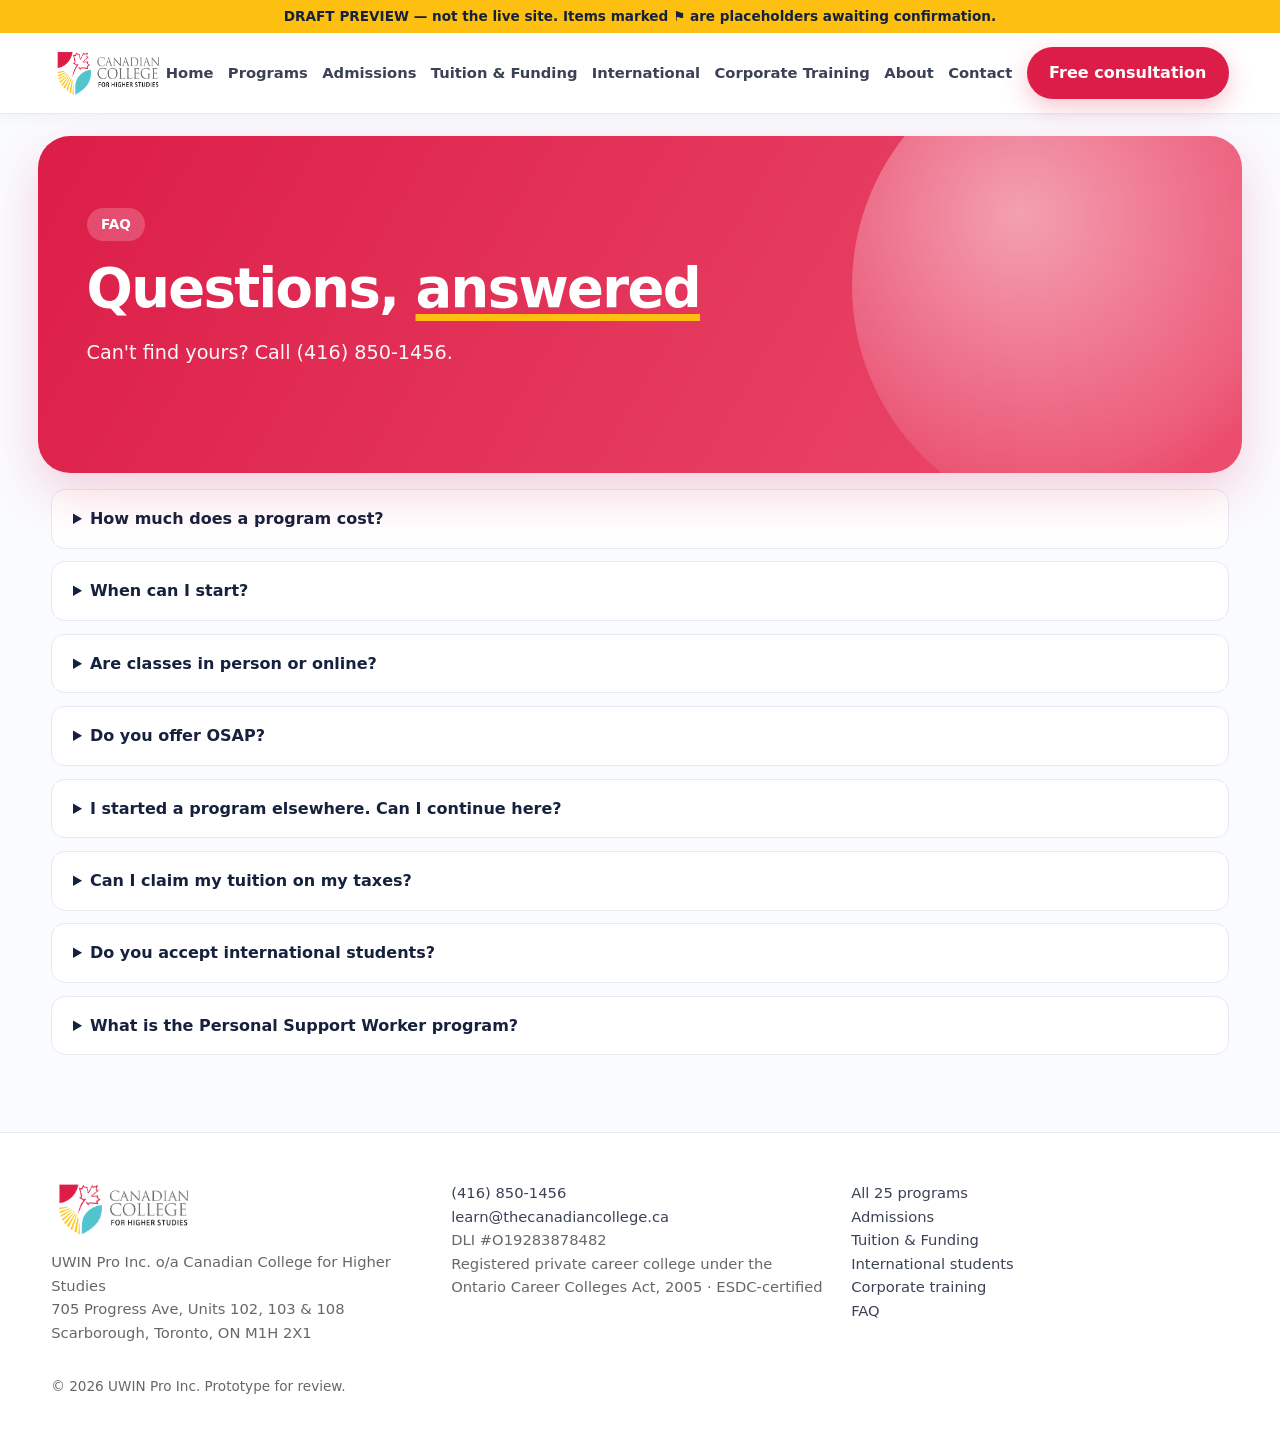
<file: faq.html>
<!doctype html><html lang="en"><head><meta charset="utf-8"><meta name="viewport" content="width=device-width,initial-scale=1">
<meta name="robots" content="noindex,nofollow"><title>FAQ | Canadian College for Higher Studies</title><meta name="description" content="Frequently asked questions about CCHS."><meta name="theme-color" content="#dc1d48">
<link rel="icon" href="images/favicon-32.png" sizes="32x32" type="image/png"><link rel="icon" href="images/favicon-512.png" sizes="512x512" type="image/png"><link rel="apple-touch-icon" href="images/favicon-180.png"><link rel="stylesheet" href="css/style.css?v=6">
<script type="application/ld+json">{"@context":"https://schema.org","@type":"CollegeOrUniversity","name":"Canadian College for Higher Studies","alternateName":"CCHS","url":"https://thecanadiancollege.ca","telephone":"+1-416-850-1456","email":"learn@thecanadiancollege.ca","address":{"@type":"PostalAddress","streetAddress":"705 Progress Ave, Units 102, 103 & 108","addressLocality":"Scarborough, Toronto","addressRegion":"ON","postalCode":"M1H 2X1","addressCountry":"CA"}}</script></head><body>
<div class="draft" role="note">DRAFT PREVIEW — not the live site. Items marked ⚑ are placeholders awaiting confirmation.</div>
<a class="skip" href="#main">Skip to content</a>
<header><div class="wrap nav"><a class="logo" href="index.html" ><img src="images/cchs-logo-nav.png" srcset="images/cchs-logo-nav.png 1x, images/cchs-logo.png 3x" alt="The Canadian College for Higher Studies" width="125" height="48"></a><nav aria-label="Main"><button class="menu" aria-expanded="false" aria-label="Menu">☰</button><ul><li><a href="index.html">Home</a></li><li><a href="programs.html">Programs</a></li><li><a href="admissions.html">Admissions</a></li><li><a href="tuition.html">Tuition & Funding</a></li><li><a href="international.html">International</a></li><li><a href="corporate.html">Corporate Training</a></li><li><a href="about.html">About</a></li><li><a href="contact.html">Contact</a></li><li><a class="btn btn-g" href="contact.html">Free consultation</a></li></ul></nav></div></header>
<main id="main"><section class="hero phero"><div class="blob b1"></div><div class="blob b2"></div><div class="wrap"><span class="eyebrow">FAQ</span><h1>Questions, <span class="grad">answered</span></h1><p class="lead">Can't find yours? Call (416) 850-1456.</p></div></section><section style="padding-top:1rem"><div class="wrap"><details><summary>How much does a program cost?</summary><p>Every program's domestic and international tuition is listed on our <a href='tuition.html'>Tuition &amp; Funding</a> page, taken from the official CCHS program sheet.</p></details><details><summary>When can I start?</summary><p>Intake dates: <span class="phx">to be confirmed by CCHS</span>. Book a consult to hear the next start for your program.</p></details><details><summary>Are classes in person or online?</summary><p>Delivery format by program: <span class="phx">to be confirmed</span>. Our campus is at 705 Progress Ave, Scarborough.</p></details><details><summary>Do you offer OSAP?</summary><p>CCHS does not currently offer OSAP. Ask us about payment plans, Better Jobs Ontario, ODSP/OW, tax credits and other options on our <a href='tuition.html#funding'>funding page</a>.</p></details><details><summary>I started a program elsewhere. Can I continue here?</summary><p>Book a free transcript review. An advisor will look at your previous studies. Any credit is decided after assessment and is not guaranteed.</p></details><details><summary>Can I claim my tuition on my taxes?</summary><p>CCHS is ESDC-certified, so eligible students may claim the federal tuition tax credit and the Canada Training Credit. Check the CRA rules for your situation.</p></details><details><summary>Do you accept international students?</summary><p>Yes, CCHS is a Designated Learning Institution (DLI #O19283878482). Study permits are issued by IRCC only; see our <a href='international.html'>international page</a>.</p></details><details><summary>What is the Personal Support Worker program?</summary><p>The NACC Personal Support Worker Certificate is 700 hours over 22 weeks. <a href='program.html?p=certificate-in-nacc-personal-support-worker-de-2022'>See details</a>.</p></details></div></section></main>
<footer><div class="wrap grid">
<div><img class="flogo" src="images/cchs-logo-nav.png" alt="The Canadian College for Higher Studies" width="167" height="64"><p>UWIN Pro Inc. o/a Canadian College for Higher Studies<br>705 Progress Ave, Units 102, 103 &amp; 108<br>Scarborough, Toronto, ON M1H 2X1</p></div>
<div><a href="tel:+14168501456">(416) 850-1456</a><a href="mailto:learn@thecanadiancollege.ca">learn@thecanadiancollege.ca</a><p>DLI #O19283878482</p><p>Registered private career college under the Ontario Career Colleges Act, 2005 · ESDC-certified</p></div>
<div><a href="programs.html">All 25 programs</a><a href="admissions.html">Admissions</a><a href="tuition.html">Tuition &amp; Funding</a><a href="international.html">International students</a><a href="corporate.html">Corporate training</a><a href="faq.html">FAQ</a></div>
</div><div class="wrap"><p class="note" style="margin-top:2rem">© <span id="y"></span> UWIN Pro Inc. Prototype for review.</p></div></footer>
<script src="js/main.js?v=6"></script><script src="js/programs.js?v=6"></script><script src="js/app.js?v=6"></script></body></html>
</file>
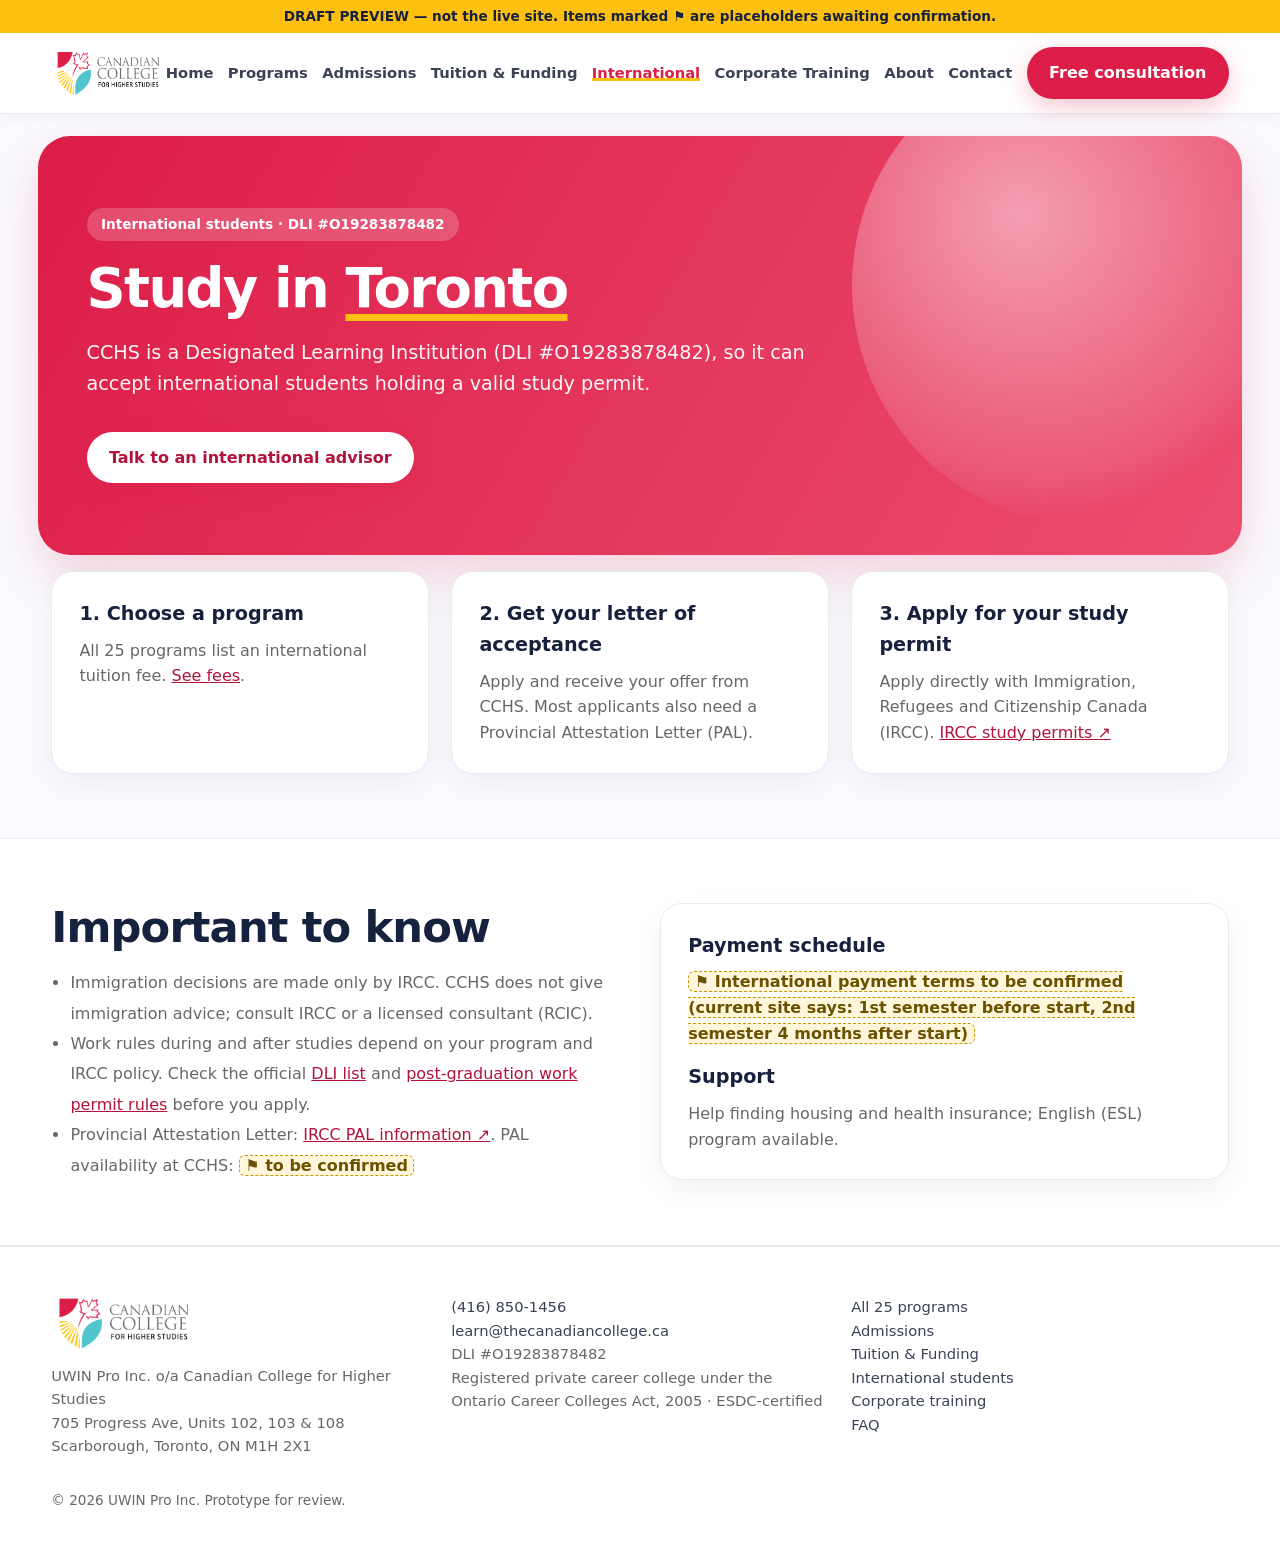
<file: international.html>
<!doctype html><html lang="en"><head><meta charset="utf-8"><meta name="viewport" content="width=device-width,initial-scale=1">
<meta name="robots" content="noindex,nofollow"><title>International Students | Canadian College for Higher Studies</title><meta name="description" content="Study at CCHS in Toronto as an international student. DLI #O19283878482."><meta name="theme-color" content="#dc1d48">
<link rel="icon" href="images/favicon-32.png" sizes="32x32" type="image/png"><link rel="icon" href="images/favicon-512.png" sizes="512x512" type="image/png"><link rel="apple-touch-icon" href="images/favicon-180.png"><link rel="stylesheet" href="css/style.css?v=6">
<script type="application/ld+json">{"@context":"https://schema.org","@type":"CollegeOrUniversity","name":"Canadian College for Higher Studies","alternateName":"CCHS","url":"https://thecanadiancollege.ca","telephone":"+1-416-850-1456","email":"learn@thecanadiancollege.ca","address":{"@type":"PostalAddress","streetAddress":"705 Progress Ave, Units 102, 103 & 108","addressLocality":"Scarborough, Toronto","addressRegion":"ON","postalCode":"M1H 2X1","addressCountry":"CA"}}</script></head><body>
<div class="draft" role="note">DRAFT PREVIEW — not the live site. Items marked ⚑ are placeholders awaiting confirmation.</div>
<a class="skip" href="#main">Skip to content</a>
<header><div class="wrap nav"><a class="logo" href="index.html" ><img src="images/cchs-logo-nav.png" srcset="images/cchs-logo-nav.png 1x, images/cchs-logo.png 3x" alt="The Canadian College for Higher Studies" width="125" height="48"></a><nav aria-label="Main"><button class="menu" aria-expanded="false" aria-label="Menu">☰</button><ul><li><a href="index.html">Home</a></li><li><a href="programs.html">Programs</a></li><li><a href="admissions.html">Admissions</a></li><li><a href="tuition.html">Tuition & Funding</a></li><li><a href="international.html" aria-current=page>International</a></li><li><a href="corporate.html">Corporate Training</a></li><li><a href="about.html">About</a></li><li><a href="contact.html">Contact</a></li><li><a class="btn btn-g" href="contact.html">Free consultation</a></li></ul></nav></div></header>
<main id="main"><section class="hero phero"><div class="blob b1"></div><div class="blob b2"></div><div class="wrap"><span class="eyebrow">International students · DLI #O19283878482</span><h1>Study in <span class="grad">Toronto</span></h1><p class="lead">CCHS is a Designated Learning Institution (DLI #O19283878482), so it can accept international students holding a valid study permit.</p><div class=ctas><a class="btn btn-g" href="contact.html?topic=international">Talk to an international advisor</a></div></div></section><section style="padding-top:1rem"><div class="wrap grid"><div class="card"><h3>1. Choose a program</h3><p>All 25 programs list an international tuition fee. <a href="tuition.html">See fees</a>.</p></div><div class="card"><h3>2. Get your letter of acceptance</h3><p>Apply and receive your offer from CCHS. Most applicants also need a Provincial Attestation Letter (PAL).</p></div><div class="card"><h3>3. Apply for your study permit</h3><p>Apply directly with Immigration, Refugees and Citizenship Canada (IRCC). <a href="https://www.canada.ca/en/immigration-refugees-citizenship/services/study-canada/study-permit.html" target="_blank" rel="noopener">IRCC study permits ↗</a></p></div></div></section>
<section class="alt"><div class="wrap two"><div><h2>Important to know</h2><ul style="color:var(--muted);padding-left:1.2rem;line-height:1.9"><li>Immigration decisions are made only by IRCC. CCHS does not give immigration advice; consult IRCC or a licensed consultant (RCIC).</li><li>Work rules during and after studies depend on your program and IRCC policy. Check the official <a href="https://www.canada.ca/en/immigration-refugees-citizenship/services/study-canada/study-permit/prepare/designated-learning-institutions-list.html" target="_blank" rel="noopener">DLI list</a> and <a href="https://www.canada.ca/en/immigration-refugees-citizenship/services/study-canada/work/after-graduation/eligibility.html" target="_blank" rel="noopener">post-graduation work permit rules</a> before you apply.</li><li>Provincial Attestation Letter: <a href="https://www.canada.ca/en/immigration-refugees-citizenship/services/study-canada/study-permit/get-documents/provincial-attestation-letter.html" target="_blank" rel="noopener">IRCC PAL information ↗</a>. PAL availability at CCHS: <span class="phx">to be confirmed</span></li></ul></div>
<div class="card"><h3>Payment schedule</h3><p><span class="phx">International payment terms to be confirmed (current site says: 1st semester before start, 2nd semester 4 months after start)</span></p><h3 style="margin-top:1rem">Support</h3><p>Help finding housing and health insurance; English (ESL) program available.</p></div></div></section></main>
<footer><div class="wrap grid">
<div><img class="flogo" src="images/cchs-logo-nav.png" alt="The Canadian College for Higher Studies" width="167" height="64"><p>UWIN Pro Inc. o/a Canadian College for Higher Studies<br>705 Progress Ave, Units 102, 103 &amp; 108<br>Scarborough, Toronto, ON M1H 2X1</p></div>
<div><a href="tel:+14168501456">(416) 850-1456</a><a href="mailto:learn@thecanadiancollege.ca">learn@thecanadiancollege.ca</a><p>DLI #O19283878482</p><p>Registered private career college under the Ontario Career Colleges Act, 2005 · ESDC-certified</p></div>
<div><a href="programs.html">All 25 programs</a><a href="admissions.html">Admissions</a><a href="tuition.html">Tuition &amp; Funding</a><a href="international.html">International students</a><a href="corporate.html">Corporate training</a><a href="faq.html">FAQ</a></div>
</div><div class="wrap"><p class="note" style="margin-top:2rem">© <span id="y"></span> UWIN Pro Inc. Prototype for review.</p></div></footer>
<script src="js/main.js?v=6"></script><script src="js/programs.js?v=6"></script><script src="js/app.js?v=6"></script></body></html>
</file>
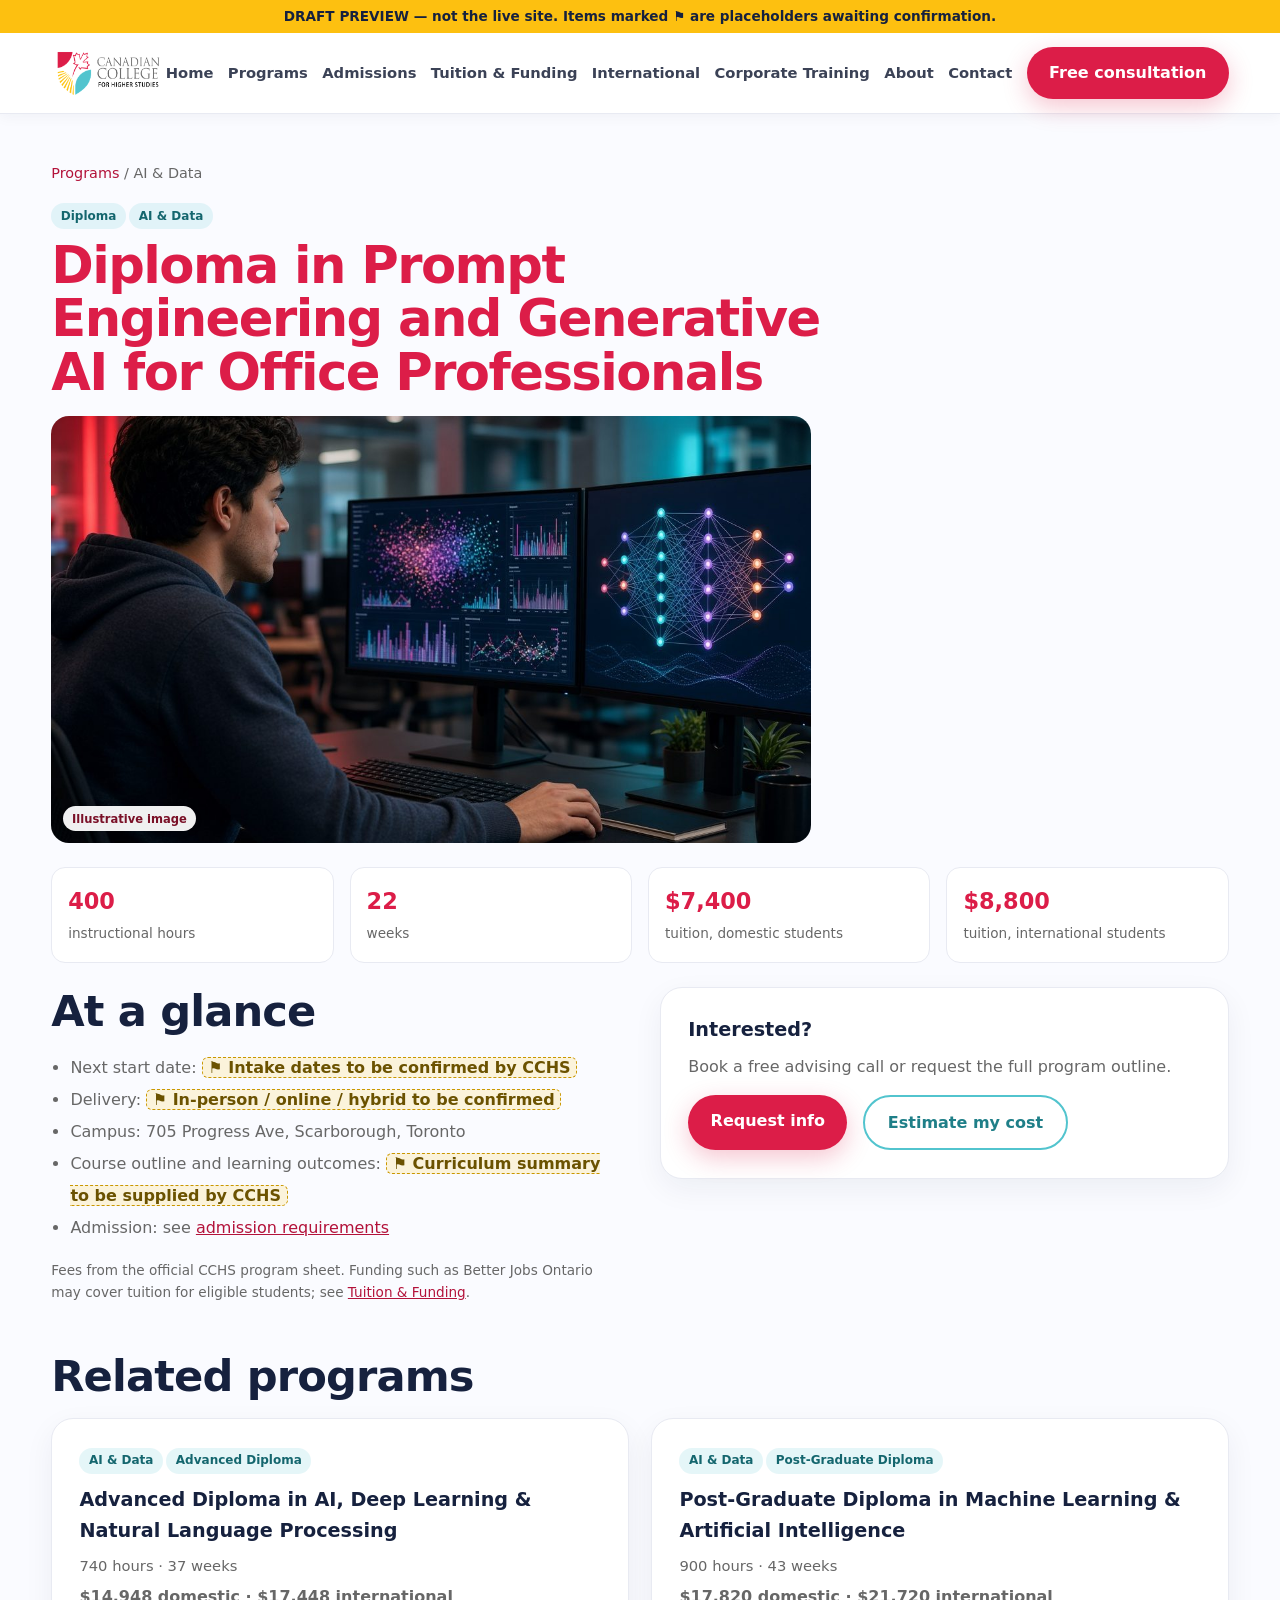
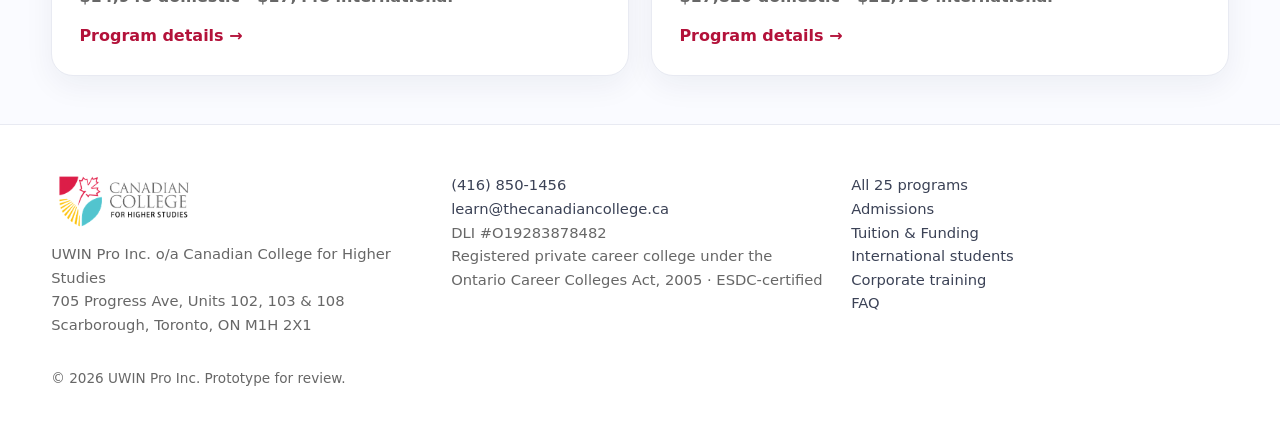
<file: program.html>
<!doctype html><html lang="en"><head><meta charset="utf-8"><meta name="viewport" content="width=device-width,initial-scale=1">
<meta name="robots" content="noindex,nofollow"><title>Program details | Canadian College for Higher Studies</title><meta name="description" content="CCHS program details."><meta name="theme-color" content="#dc1d48">
<link rel="icon" href="images/favicon-32.png" sizes="32x32" type="image/png"><link rel="icon" href="images/favicon-512.png" sizes="512x512" type="image/png"><link rel="apple-touch-icon" href="images/favicon-180.png"><link rel="stylesheet" href="css/style.css?v=6">
<script type="application/ld+json">{"@context":"https://schema.org","@type":"CollegeOrUniversity","name":"Canadian College for Higher Studies","alternateName":"CCHS","url":"https://thecanadiancollege.ca","telephone":"+1-416-850-1456","email":"learn@thecanadiancollege.ca","address":{"@type":"PostalAddress","streetAddress":"705 Progress Ave, Units 102, 103 & 108","addressLocality":"Scarborough, Toronto","addressRegion":"ON","postalCode":"M1H 2X1","addressCountry":"CA"}}</script></head><body>
<div class="draft" role="note">DRAFT PREVIEW — not the live site. Items marked ⚑ are placeholders awaiting confirmation.</div>
<a class="skip" href="#main">Skip to content</a>
<header><div class="wrap nav"><a class="logo" href="index.html" ><img src="images/cchs-logo-nav.png" srcset="images/cchs-logo-nav.png 1x, images/cchs-logo.png 3x" alt="The Canadian College for Higher Studies" width="125" height="48"></a><nav aria-label="Main"><button class="menu" aria-expanded="false" aria-label="Menu">☰</button><ul><li><a href="index.html">Home</a></li><li><a href="programs.html">Programs</a></li><li><a href="admissions.html">Admissions</a></li><li><a href="tuition.html">Tuition & Funding</a></li><li><a href="international.html">International</a></li><li><a href="corporate.html">Corporate Training</a></li><li><a href="about.html">About</a></li><li><a href="contact.html">Contact</a></li><li><a class="btn btn-g" href="contact.html">Free consultation</a></li></ul></nav></div></header>
<main id="main"><section class="pdetail"><div class="wrap" id="program"></div></section></main>
<footer><div class="wrap grid">
<div><img class="flogo" src="images/cchs-logo-nav.png" alt="The Canadian College for Higher Studies" width="167" height="64"><p>UWIN Pro Inc. o/a Canadian College for Higher Studies<br>705 Progress Ave, Units 102, 103 &amp; 108<br>Scarborough, Toronto, ON M1H 2X1</p></div>
<div><a href="tel:+14168501456">(416) 850-1456</a><a href="mailto:learn@thecanadiancollege.ca">learn@thecanadiancollege.ca</a><p>DLI #O19283878482</p><p>Registered private career college under the Ontario Career Colleges Act, 2005 · ESDC-certified</p></div>
<div><a href="programs.html">All 25 programs</a><a href="admissions.html">Admissions</a><a href="tuition.html">Tuition &amp; Funding</a><a href="international.html">International students</a><a href="corporate.html">Corporate training</a><a href="faq.html">FAQ</a></div>
</div><div class="wrap"><p class="note" style="margin-top:2rem">© <span id="y"></span> UWIN Pro Inc. Prototype for review.</p></div></footer>
<script src="js/main.js?v=6"></script><script src="js/programs.js?v=6"></script><script src="js/app.js?v=6"></script></body></html>
</file>
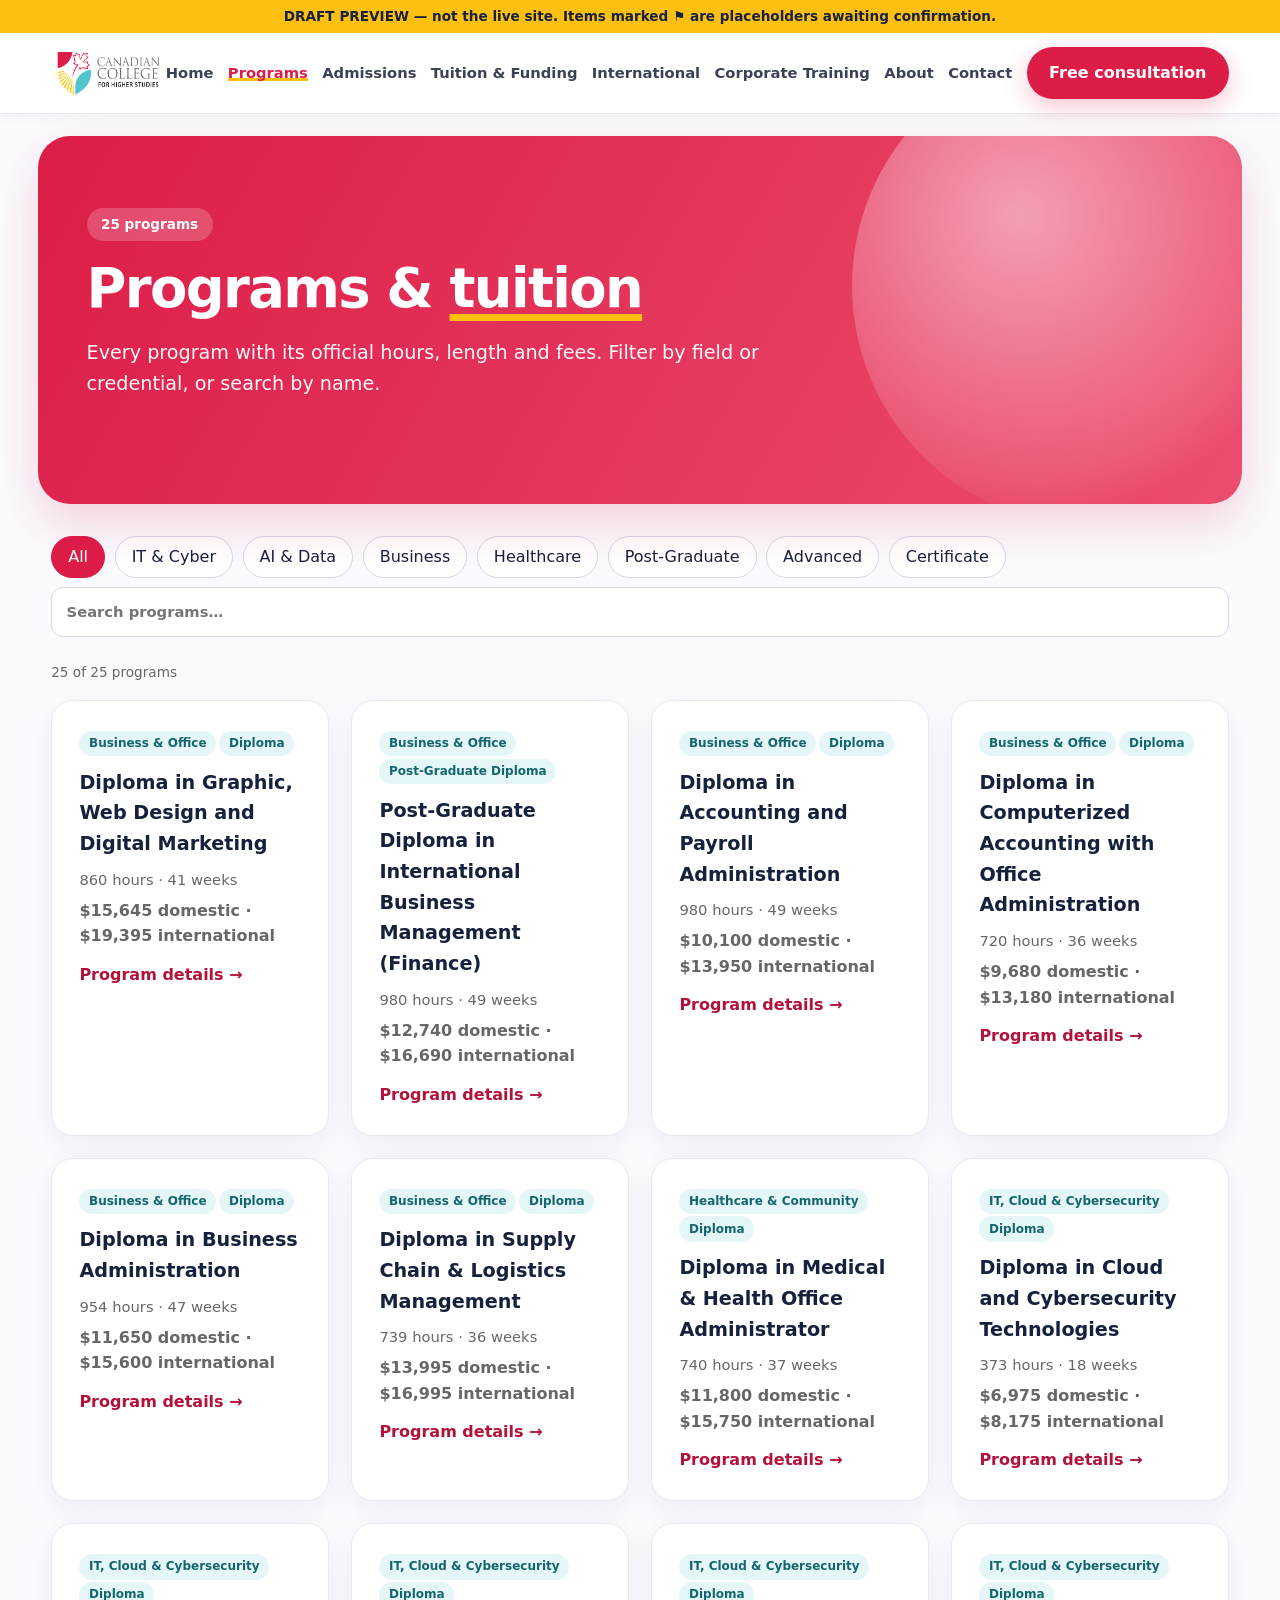
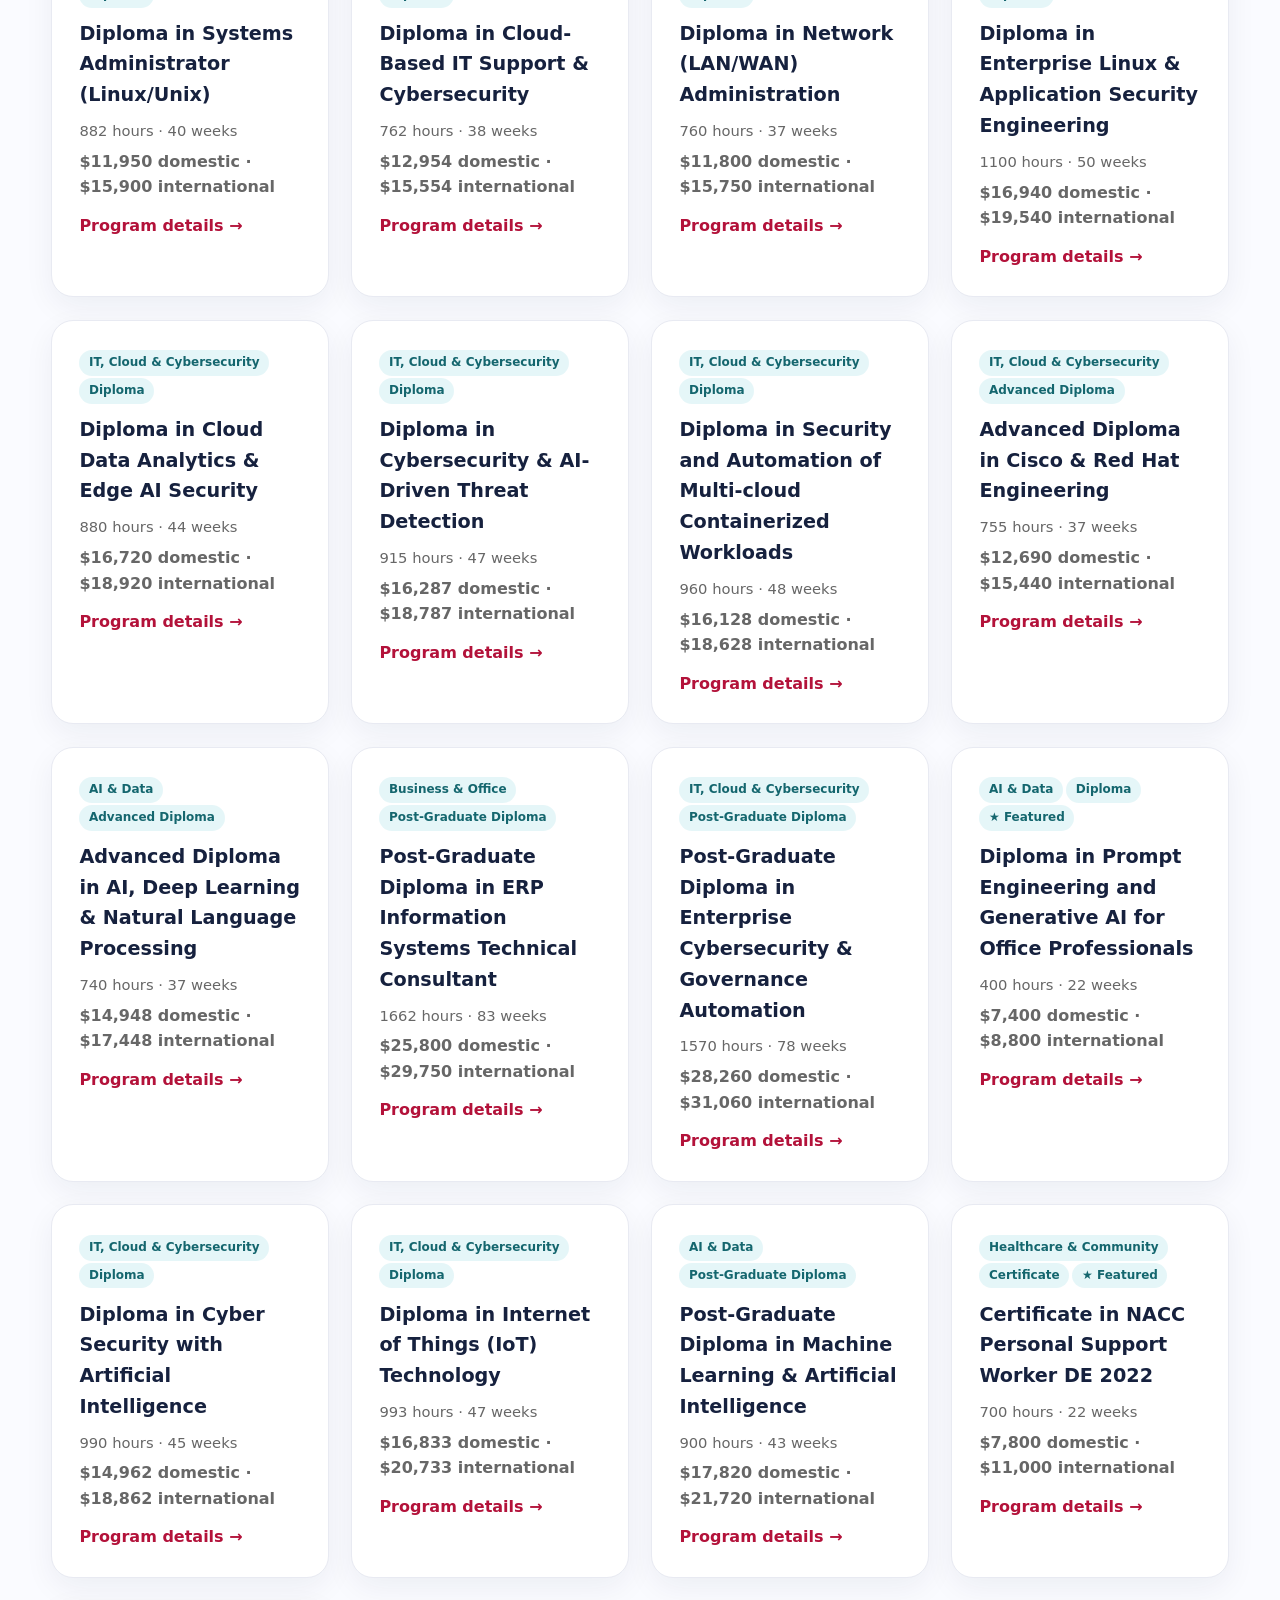
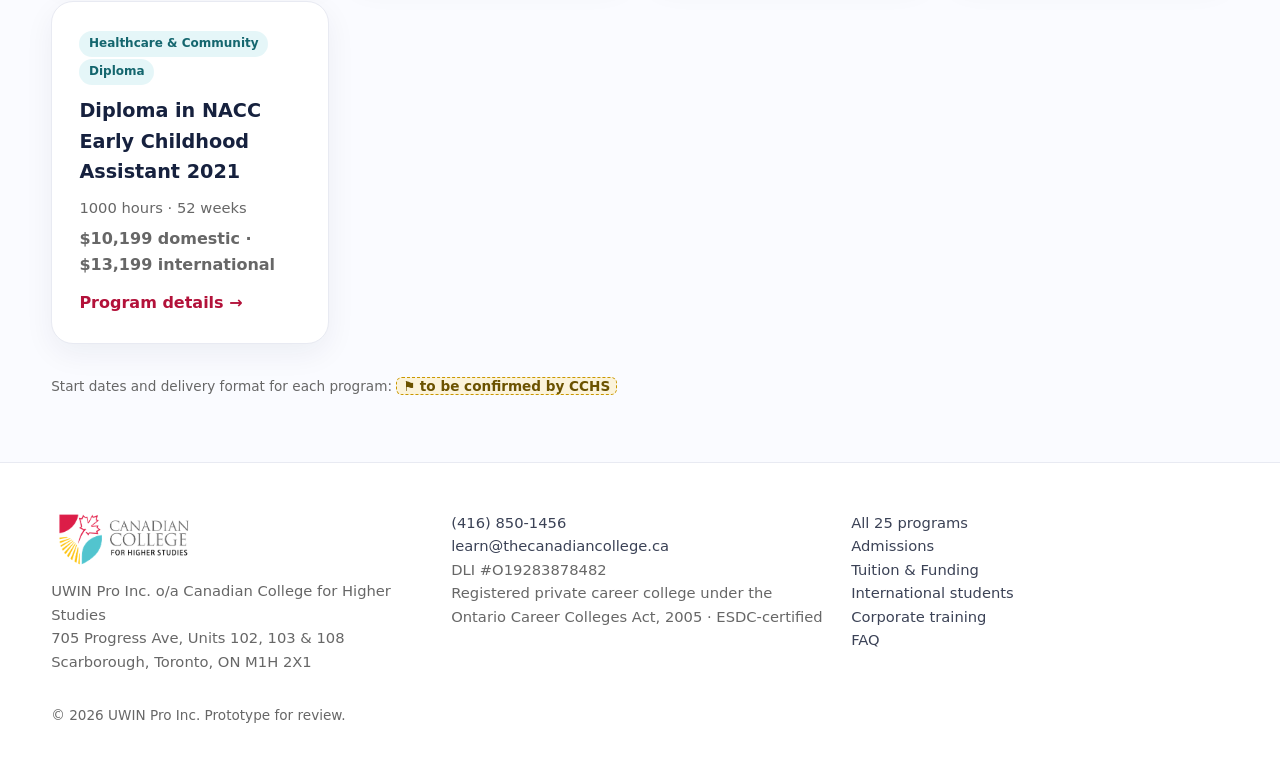
<file: programs.html>
<!doctype html><html lang="en"><head><meta charset="utf-8"><meta name="viewport" content="width=device-width,initial-scale=1">
<meta name="robots" content="noindex,nofollow"><title>Programs | Canadian College for Higher Studies</title><meta name="description" content="All 25 CCHS diploma, advanced diploma, post-graduate and certificate programs with hours, weeks and fees."><meta name="theme-color" content="#dc1d48">
<link rel="icon" href="images/favicon-32.png" sizes="32x32" type="image/png"><link rel="icon" href="images/favicon-512.png" sizes="512x512" type="image/png"><link rel="apple-touch-icon" href="images/favicon-180.png"><link rel="stylesheet" href="css/style.css?v=6">
<script type="application/ld+json">{"@context":"https://schema.org","@type":"CollegeOrUniversity","name":"Canadian College for Higher Studies","alternateName":"CCHS","url":"https://thecanadiancollege.ca","telephone":"+1-416-850-1456","email":"learn@thecanadiancollege.ca","address":{"@type":"PostalAddress","streetAddress":"705 Progress Ave, Units 102, 103 & 108","addressLocality":"Scarborough, Toronto","addressRegion":"ON","postalCode":"M1H 2X1","addressCountry":"CA"}}</script></head><body>
<div class="draft" role="note">DRAFT PREVIEW — not the live site. Items marked ⚑ are placeholders awaiting confirmation.</div>
<a class="skip" href="#main">Skip to content</a>
<header><div class="wrap nav"><a class="logo" href="index.html" ><img src="images/cchs-logo-nav.png" srcset="images/cchs-logo-nav.png 1x, images/cchs-logo.png 3x" alt="The Canadian College for Higher Studies" width="125" height="48"></a><nav aria-label="Main"><button class="menu" aria-expanded="false" aria-label="Menu">☰</button><ul><li><a href="index.html">Home</a></li><li><a href="programs.html" aria-current=page>Programs</a></li><li><a href="admissions.html">Admissions</a></li><li><a href="tuition.html">Tuition & Funding</a></li><li><a href="international.html">International</a></li><li><a href="corporate.html">Corporate Training</a></li><li><a href="about.html">About</a></li><li><a href="contact.html">Contact</a></li><li><a class="btn btn-g" href="contact.html">Free consultation</a></li></ul></nav></div></header>
<main id="main"><section class="hero phero"><div class="blob b1"></div><div class="blob b2"></div><div class="wrap"><span class="eyebrow">25 programs</span><h1>Programs &amp; <span class="grad">tuition</span></h1><p class="lead">Every program with its official hours, length and fees. Filter by field or credential, or search by name.</p></div></section><section style="padding-top:1rem"><div class="wrap"><div class="filters" role="group" aria-label="Filter programs"><button class="chip" data-f="all" aria-pressed="true">All</button><button class="chip" data-f="it" aria-pressed="false">IT &amp; Cyber</button><button class="chip" data-f="ai" aria-pressed="false">AI &amp; Data</button><button class="chip" data-f="business" aria-pressed="false">Business</button><button class="chip" data-f="health" aria-pressed="false">Healthcare</button><button class="chip" data-f="Post-Graduate Diploma" aria-pressed="false">Post-Graduate</button><button class="chip" data-f="Advanced Diploma" aria-pressed="false">Advanced</button><button class="chip" data-f="Certificate" aria-pressed="false">Certificate</button><label style="flex:1"><span class="skip">Search</span><input id="q" type="search" placeholder="Search programs…"></label></div><p class="note" id="count"></p><div class="grid" id="catalogue" style="margin-top:1rem"></div>
<noscript><p>Enable JavaScript to filter; the full list is on the <a href="tuition.html">Tuition page</a>.</p></noscript>
<p class="note" style="margin-top:2rem">Start dates and delivery format for each program: <span class="phx">to be confirmed by CCHS</span></p></div></section></main>
<footer><div class="wrap grid">
<div><img class="flogo" src="images/cchs-logo-nav.png" alt="The Canadian College for Higher Studies" width="167" height="64"><p>UWIN Pro Inc. o/a Canadian College for Higher Studies<br>705 Progress Ave, Units 102, 103 &amp; 108<br>Scarborough, Toronto, ON M1H 2X1</p></div>
<div><a href="tel:+14168501456">(416) 850-1456</a><a href="mailto:learn@thecanadiancollege.ca">learn@thecanadiancollege.ca</a><p>DLI #O19283878482</p><p>Registered private career college under the Ontario Career Colleges Act, 2005 · ESDC-certified</p></div>
<div><a href="programs.html">All 25 programs</a><a href="admissions.html">Admissions</a><a href="tuition.html">Tuition &amp; Funding</a><a href="international.html">International students</a><a href="corporate.html">Corporate training</a><a href="faq.html">FAQ</a></div>
</div><div class="wrap"><p class="note" style="margin-top:2rem">© <span id="y"></span> UWIN Pro Inc. Prototype for review.</p></div></footer>
<script src="js/main.js?v=6"></script><script src="js/programs.js?v=6"></script><script src="js/app.js?v=6"></script></body></html>
</file>
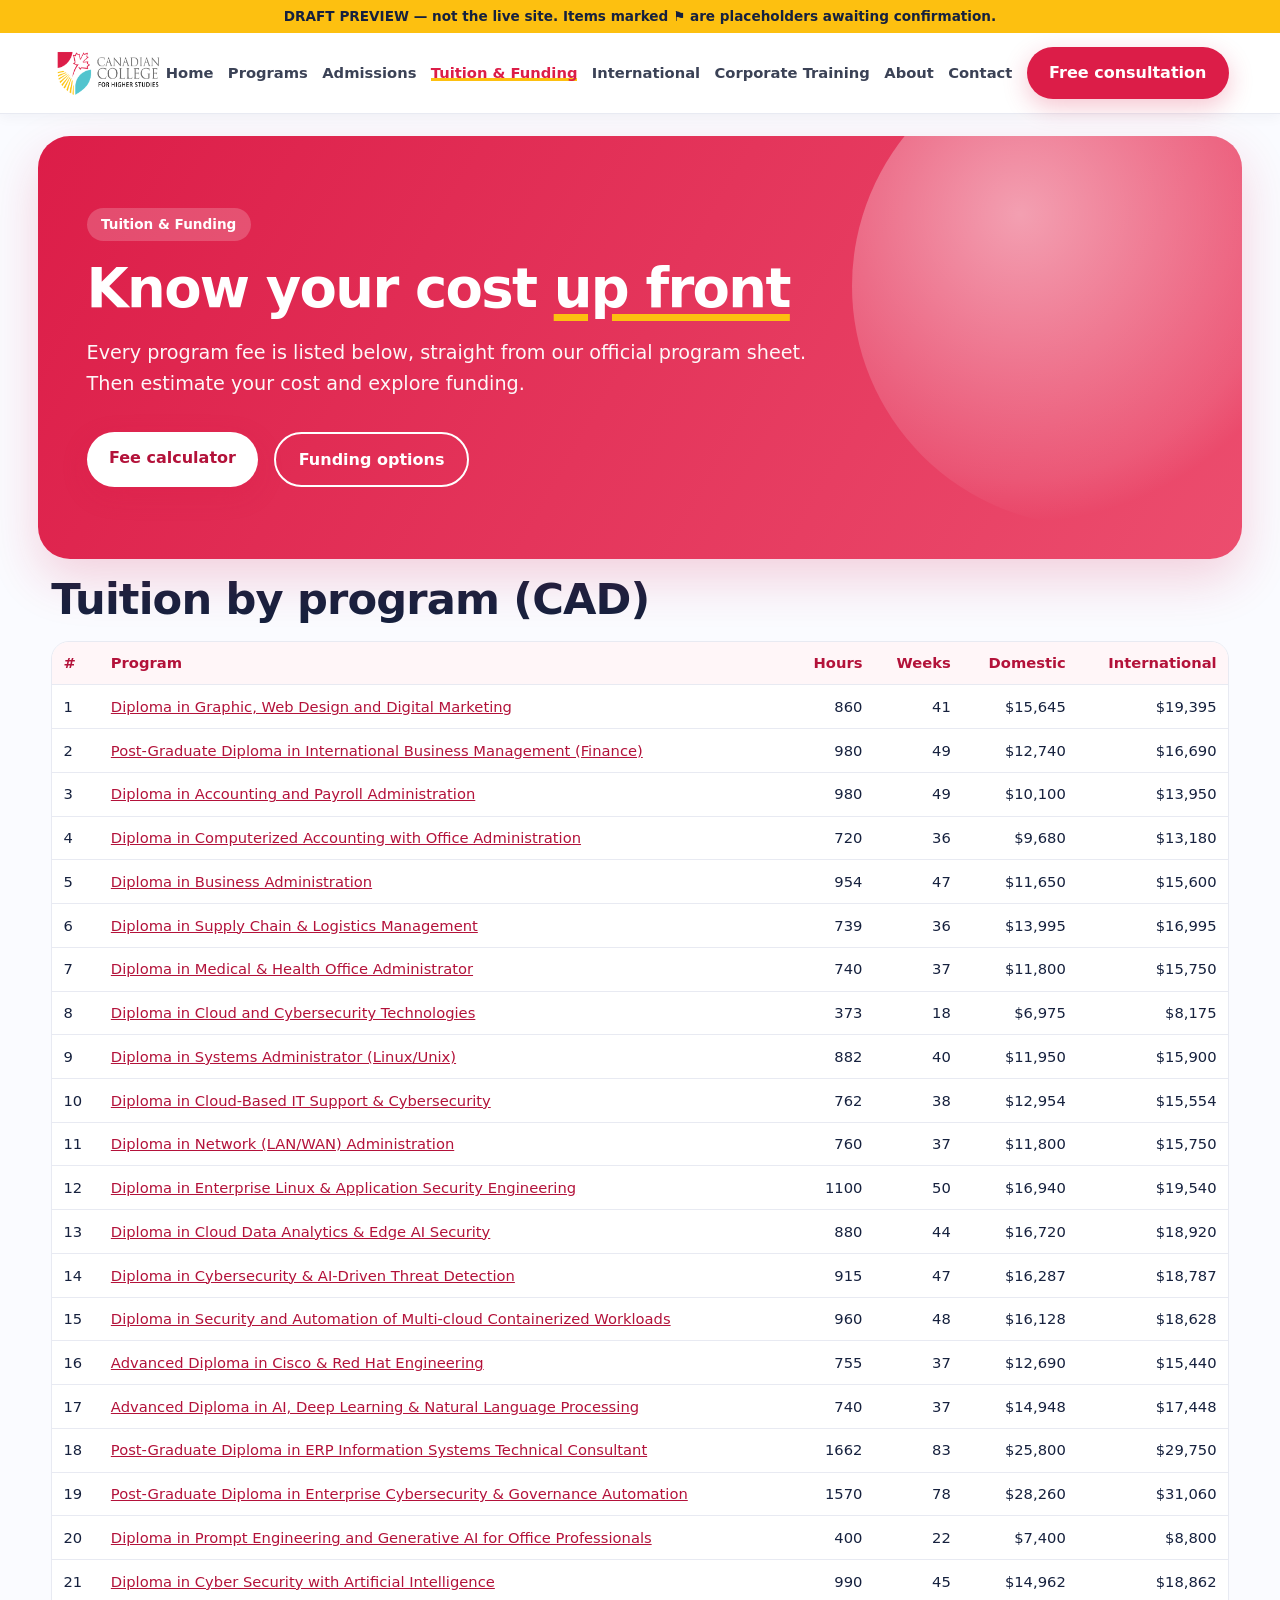
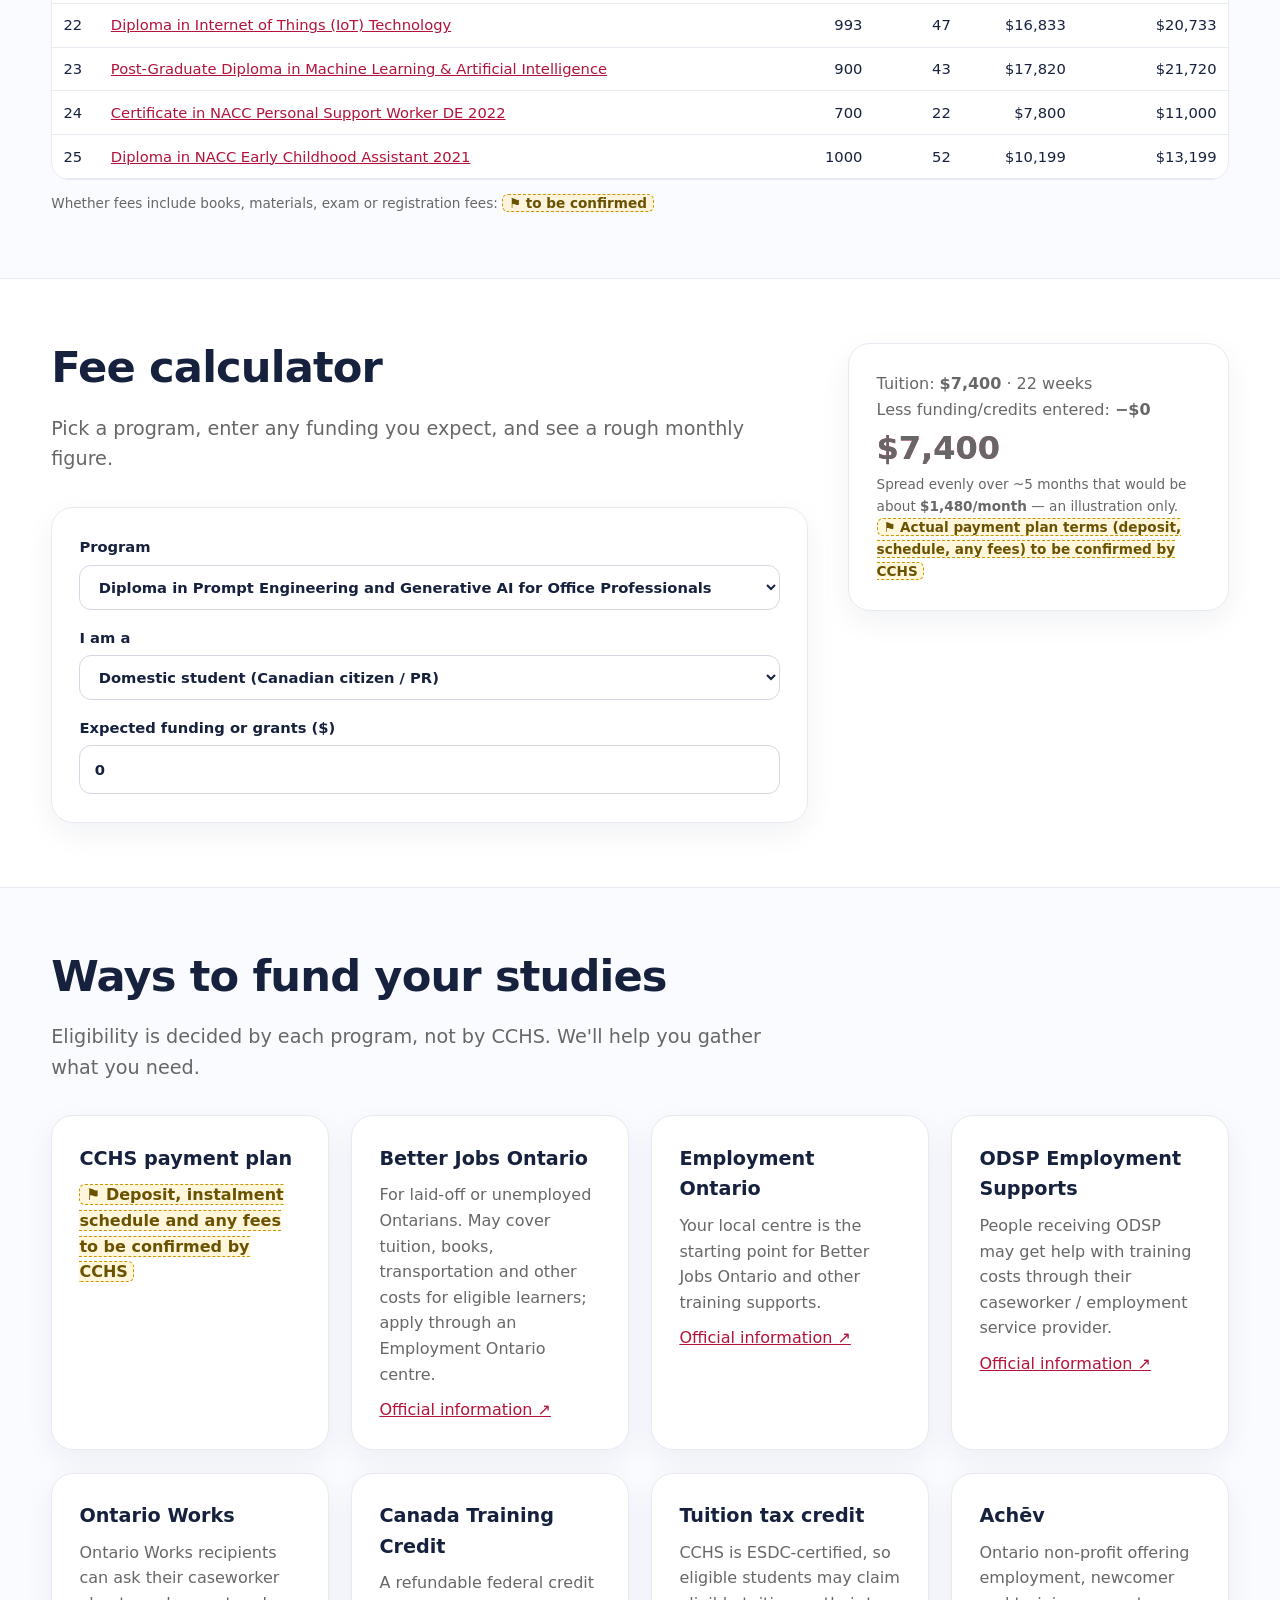
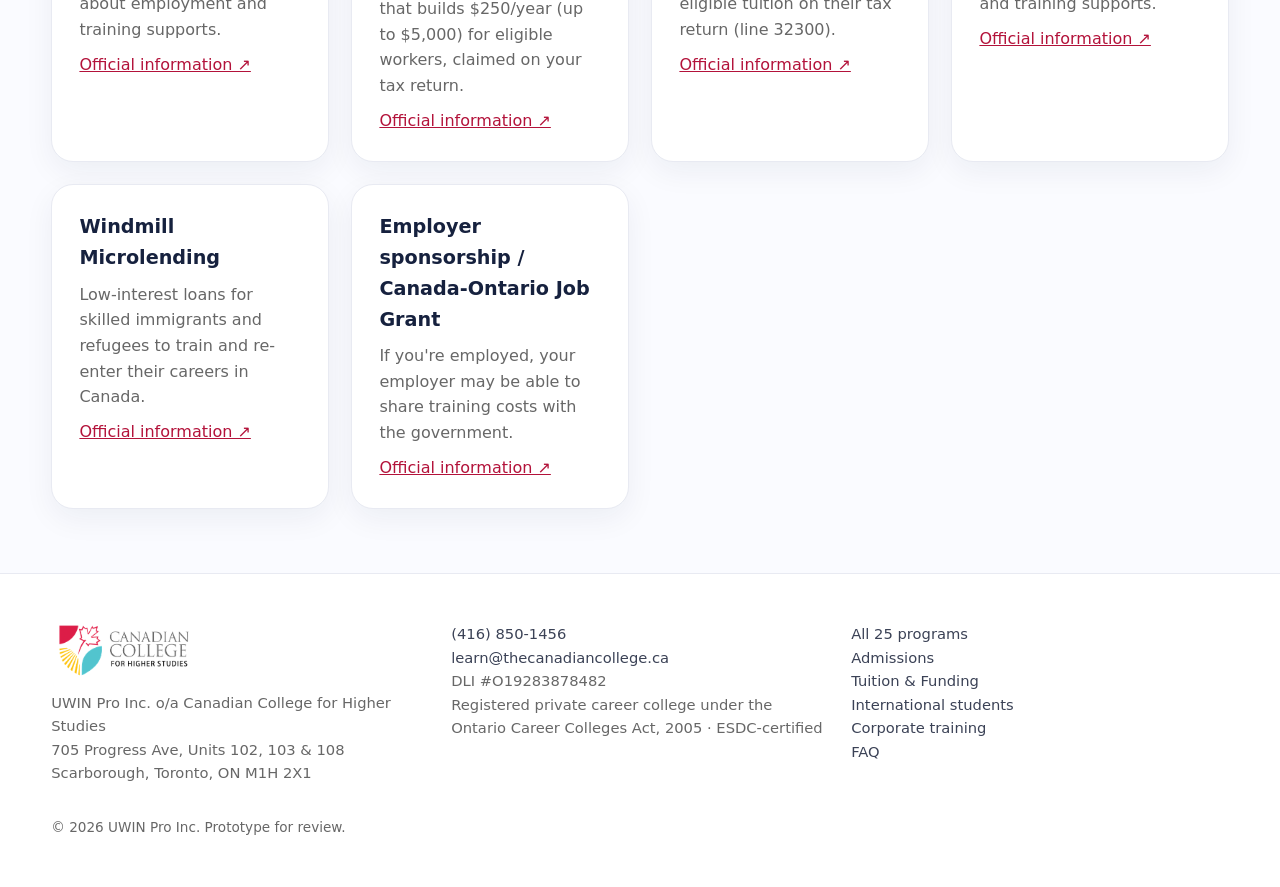
<file: tuition.html>
<!doctype html><html lang="en"><head><meta charset="utf-8"><meta name="viewport" content="width=device-width,initial-scale=1">
<meta name="robots" content="noindex,nofollow"><title>Tuition & Funding | Canadian College for Higher Studies</title><meta name="description" content="Published tuition for all 25 CCHS programs, fee calculator and funding options."><meta name="theme-color" content="#dc1d48">
<link rel="icon" href="images/favicon-32.png" sizes="32x32" type="image/png"><link rel="icon" href="images/favicon-512.png" sizes="512x512" type="image/png"><link rel="apple-touch-icon" href="images/favicon-180.png"><link rel="stylesheet" href="css/style.css?v=6">
<script type="application/ld+json">{"@context":"https://schema.org","@type":"CollegeOrUniversity","name":"Canadian College for Higher Studies","alternateName":"CCHS","url":"https://thecanadiancollege.ca","telephone":"+1-416-850-1456","email":"learn@thecanadiancollege.ca","address":{"@type":"PostalAddress","streetAddress":"705 Progress Ave, Units 102, 103 & 108","addressLocality":"Scarborough, Toronto","addressRegion":"ON","postalCode":"M1H 2X1","addressCountry":"CA"}}</script></head><body>
<div class="draft" role="note">DRAFT PREVIEW — not the live site. Items marked ⚑ are placeholders awaiting confirmation.</div>
<a class="skip" href="#main">Skip to content</a>
<header><div class="wrap nav"><a class="logo" href="index.html" ><img src="images/cchs-logo-nav.png" srcset="images/cchs-logo-nav.png 1x, images/cchs-logo.png 3x" alt="The Canadian College for Higher Studies" width="125" height="48"></a><nav aria-label="Main"><button class="menu" aria-expanded="false" aria-label="Menu">☰</button><ul><li><a href="index.html">Home</a></li><li><a href="programs.html">Programs</a></li><li><a href="admissions.html">Admissions</a></li><li><a href="tuition.html" aria-current=page>Tuition & Funding</a></li><li><a href="international.html">International</a></li><li><a href="corporate.html">Corporate Training</a></li><li><a href="about.html">About</a></li><li><a href="contact.html">Contact</a></li><li><a class="btn btn-g" href="contact.html">Free consultation</a></li></ul></nav></div></header>
<main id="main"><section class="hero phero"><div class="blob b1"></div><div class="blob b2"></div><div class="wrap"><span class="eyebrow">Tuition &amp; Funding</span><h1>Know your cost <span class="grad">up front</span></h1><p class="lead">Every program fee is listed below, straight from our official program sheet. Then estimate your cost and explore funding.</p><div class=ctas><a class="btn btn-g" href="#calc">Fee calculator</a><a class="btn btn-o" href="#funding">Funding options</a></div></div></section><section style="padding-top:1rem"><div class="wrap"><h2>Tuition by program (CAD)</h2><div class="tbl"><table><thead><tr><th>#</th><th>Program</th><th class="n">Hours</th><th class="n">Weeks</th><th class="n">Domestic</th><th class="n">International</th></tr></thead><tbody id="feetable"></tbody></table></div><p class="note" style="margin-top:.8rem">Whether fees include books, materials, exam or registration fees: <span class="phx">to be confirmed</span></p></div></section>
<section class="alt" id="calc"><div class="wrap two"><div><h2>Fee calculator</h2><p class="lead">Pick a program, enter any funding you expect, and see a rough monthly figure.</p><form class="card" onsubmit="return false"><label>Program<select id="c-prog"></select></label><label>I am a<select id="c-type"><option value="loc">Domestic student (Canadian citizen / PR)</option><option value="intl">International student</option></select></label><label>Expected funding or grants ($)<input id="c-fund" type="number" min="0" step="100" value="0"></label></form></div><div class="card" id="c-out" aria-live="polite"></div></div></section>
<section id="funding"><div class="wrap"><h2>Ways to fund your studies</h2><p class="lead">Eligibility is decided by each program, not by CCHS. We'll help you gather what you need.</p><div class="grid">
<div class="card"><h3>CCHS payment plan</h3><p><span class="phx">Deposit, instalment schedule and any fees to be confirmed by CCHS</span></p></div><div class="card" id="bjo"><h3>Better Jobs Ontario</h3><p>For laid-off or unemployed Ontarians. May cover tuition, books, transportation and other costs for eligible learners; apply through an Employment Ontario centre.</p><p style="margin-top:.6rem"><a href="https://www.ontario.ca/page/better-jobs-ontario" target="_blank" rel="noopener">Official information ↗</a></p></div><div class="card" id="eo"><h3>Employment Ontario</h3><p>Your local centre is the starting point for Better Jobs Ontario and other training supports.</p><p style="margin-top:.6rem"><a href="https://www.ontario.ca/page/employment-ontario" target="_blank" rel="noopener">Official information ↗</a></p></div><div class="card" id="odsp"><h3>ODSP Employment Supports</h3><p>People receiving ODSP may get help with training costs through their caseworker / employment service provider.</p><p style="margin-top:.6rem"><a href="https://www.ontario.ca/page/ontario-disability-support-program" target="_blank" rel="noopener">Official information ↗</a></p></div><div class="card" id="ow"><h3>Ontario Works</h3><p>Ontario Works recipients can ask their caseworker about employment and training supports.</p><p style="margin-top:.6rem"><a href="https://www.ontario.ca/page/ontario-works" target="_blank" rel="noopener">Official information ↗</a></p></div><div class="card" id="ctc"><h3>Canada Training Credit</h3><p>A refundable federal credit that builds $250/year (up to $5,000) for eligible workers, claimed on your tax return.</p><p style="margin-top:.6rem"><a href="https://www.canada.ca/en/revenue-agency/services/child-family-benefits/canada-training-credit.html" target="_blank" rel="noopener">Official information ↗</a></p></div><div class="card" id="ttc"><h3>Tuition tax credit</h3><p>CCHS is ESDC-certified, so eligible students may claim eligible tuition on their tax return (line 32300).</p><p style="margin-top:.6rem"><a href="https://www.canada.ca/en/revenue-agency/services/tax/individuals/topics/about-your-tax-return/tax-return/completing-a-tax-return/deductions-credits-expenses/line-32300-your-tuition-education-amounts.html" target="_blank" rel="noopener">Official information ↗</a></p></div><div class="card" id="achev"><h3>Achēv</h3><p>Ontario non-profit offering employment, newcomer and training supports.</p><p style="margin-top:.6rem"><a href="https://achev.ca" target="_blank" rel="noopener">Official information ↗</a></p></div><div class="card" id="windmill"><h3>Windmill Microlending</h3><p>Low-interest loans for skilled immigrants and refugees to train and re-enter their careers in Canada.</p><p style="margin-top:.6rem"><a href="https://windmillmicrolending.org" target="_blank" rel="noopener">Official information ↗</a></p></div><div class="card" id="cojg"><h3>Employer sponsorship / Canada-Ontario Job Grant</h3><p>If you're employed, your employer may be able to share training costs with the government.</p><p style="margin-top:.6rem"><a href="https://www.ontario.ca/page/canada-ontario-job-grant-employers" target="_blank" rel="noopener">Official information ↗</a></p></div></div></div></section></main>
<footer><div class="wrap grid">
<div><img class="flogo" src="images/cchs-logo-nav.png" alt="The Canadian College for Higher Studies" width="167" height="64"><p>UWIN Pro Inc. o/a Canadian College for Higher Studies<br>705 Progress Ave, Units 102, 103 &amp; 108<br>Scarborough, Toronto, ON M1H 2X1</p></div>
<div><a href="tel:+14168501456">(416) 850-1456</a><a href="mailto:learn@thecanadiancollege.ca">learn@thecanadiancollege.ca</a><p>DLI #O19283878482</p><p>Registered private career college under the Ontario Career Colleges Act, 2005 · ESDC-certified</p></div>
<div><a href="programs.html">All 25 programs</a><a href="admissions.html">Admissions</a><a href="tuition.html">Tuition &amp; Funding</a><a href="international.html">International students</a><a href="corporate.html">Corporate training</a><a href="faq.html">FAQ</a></div>
</div><div class="wrap"><p class="note" style="margin-top:2rem">© <span id="y"></span> UWIN Pro Inc. Prototype for review.</p></div></footer>
<script src="js/main.js?v=6"></script><script src="js/programs.js?v=6"></script><script src="js/app.js?v=6"></script></body></html>
</file>
<file: css/style.css>
:root{--navy:#0b2a3b;--navy2:#082231;--card:#123a50;--text:#ffffff;--muted:#b9d6dd;--a1:#3ddc5f;--a2:#6bd89a;--a3:#94d2bd;--g:linear-gradient(120deg,var(--a1),var(--a2) 50%,var(--a3));--r:18px}
*{box-sizing:border-box;margin:0;padding:0}html{scroll-behavior:smooth}
body{font-family:system-ui,-apple-system,"Segoe UI",Roboto,sans-serif;background:var(--navy);color:var(--text);line-height:1.6}
a{color:var(--a3)}img{max-width:100%}
.skip{position:absolute;left:-999px}.skip:focus{left:1rem;top:1rem;background:#fff;color:#000;padding:.5rem;z-index:99}
.wrap{width:min(1180px,92%);margin:auto}
header{position:sticky;top:0;z-index:50;background:rgba(8,34,49,.85);backdrop-filter:blur(12px);border-bottom:1px solid #ffffff14}
.nav{display:flex;align-items:center;justify-content:space-between;padding:.9rem 0}
.logo{font-weight:900;font-size:1.4rem;letter-spacing:-.02em;color:#fff;text-decoration:none}.logo span{background:var(--g);-webkit-background-clip:text;background-clip:text;color:transparent}
nav ul{display:flex;gap:1.4rem;list-style:none;align-items:center}nav a{color:var(--muted);text-decoration:none;font-weight:600}nav a:hover,nav a[aria-current]{color:#fff}
.menu{display:none;background:none;border:1px solid #fff3;color:#fff;border-radius:8px;padding:.4rem .7rem;font-size:1.1rem}
.btn{display:inline-block;padding:.8rem 1.4rem;border-radius:999px;font-weight:700;text-decoration:none;border:0;cursor:pointer;font-size:1rem;transition:transform .2s,box-shadow .2s}
.btn-g{background:var(--g);color:#06202d;box-shadow:0 8px 30px #3ddc5f44}.btn-g:hover{transform:translateY(-2px);box-shadow:0 12px 40px #3ddc5f66}
.btn-o{border:2px solid #ffffff40;color:#fff}.btn-o:hover{border-color:var(--a3)}
.hero{position:relative;overflow:hidden;padding:7rem 0 6rem}
.blob{position:absolute;border-radius:50%;filter:blur(80px);opacity:.35;animation:float 14s ease-in-out infinite alternate}
.b1{width:480px;height:480px;background:var(--a2);top:-120px;right:-80px}.b2{width:380px;height:380px;background:var(--a1);bottom:-160px;left:-100px;animation-delay:-5s}.b3{width:260px;height:260px;background:var(--a3);top:40%;left:55%;animation-delay:-9s}
@keyframes float{to{transform:translate(40px,30px) scale(1.12)}}
.hero .wrap{position:relative}
.eyebrow{display:inline-block;padding:.35rem .9rem;border:1px solid #ffffff2a;border-radius:999px;color:var(--muted);font-size:.85rem;font-weight:600;margin-bottom:1.2rem}
h1{font-size:clamp(2.4rem,6vw,4.6rem);line-height:1.05;letter-spacing:-.03em;font-weight:900;max-width:16ch}
h2{font-size:clamp(1.8rem,3.6vw,2.7rem);letter-spacing:-.02em;line-height:1.15;margin-bottom:1rem}
h3{font-size:1.2rem;margin-bottom:.5rem}
.grad{background:var(--g);-webkit-background-clip:text;background-clip:text;color:transparent}
.lead{font-size:1.2rem;color:var(--muted);max-width:60ch;margin:1.3rem 0 2rem}
.ctas{display:flex;gap:1rem;flex-wrap:wrap}
section{padding:5rem 0}.alt{background:var(--navy2)}
.grid{display:grid;gap:1.4rem;grid-template-columns:repeat(auto-fit,minmax(260px,1fr))}
.card{background:var(--card);border:1px solid #ffffff12;border-radius:var(--r);padding:1.7rem;position:relative;transition:transform .25s,border-color .25s}
.card:hover{transform:translateY(-4px);border-color:#3ddc5f88}
.card .ic{width:48px;height:48px;border-radius:14px;background:var(--g);display:grid;place-items:center;font-size:1.4rem;margin-bottom:1rem}
.card p{color:var(--muted)}.card ul{color:var(--muted);padding-left:1.1rem;margin:.6rem 0}
.tag{display:inline-block;font-size:.75rem;font-weight:700;padding:.2rem .6rem;border-radius:999px;background:#3ddc5f26;color:#bff2cc;margin:.15rem .2rem 0 0}
.band{background:linear-gradient(120deg,#1f8f43,#2a8a6e 55%,#3d7f86);border-radius:24px;padding:3rem;color:#fff}.band p{opacity:.92;max-width:65ch;margin:.6rem 0 1.5rem}.band a.btn{background:#082231;color:#fff}
.ph{border:2px dashed #ffffff33;border-radius:var(--r);padding:1.4rem;color:var(--muted);font-style:italic;text-align:center}
.two{display:grid;grid-template-columns:1fr 1fr;gap:2.5rem;align-items:start}
form{display:grid;gap:1rem}label{font-weight:600;font-size:.92rem;display:grid;gap:.35rem}
input,select,textarea{font:inherit;padding:.75rem .9rem;border-radius:12px;border:1px solid #ffffff26;background:#071d2a;color:#fff}
input:focus,select:focus,textarea:focus,a:focus-visible,button:focus-visible{outline:3px solid var(--a3);outline-offset:2px}
.note{font-size:.85rem;color:var(--muted)}.ok{display:none;padding:1rem;border-radius:12px;background:#3ddc5f22;border:1px solid var(--a3)}
.steps{counter-reset:s}.steps .card::before{counter-increment:s;content:counter(s,decimal-leading-zero);font-size:2.2rem;font-weight:900;background:var(--g);-webkit-background-clip:text;color:transparent;display:block}
footer{border-top:1px solid #ffffff14;padding:3rem 0;color:var(--muted);font-size:.92rem}footer .grid a{display:block;color:var(--muted);text-decoration:none}
.wa{position:fixed;right:22px;bottom:22px;width:60px;height:60px;border-radius:50%;background:#25d366;display:grid;place-items:center;box-shadow:0 8px 24px #0008;z-index:60;color:#fff;font-size:1.7rem;text-decoration:none}
.reveal{opacity:0;transform:translateY(24px);transition:opacity .7s,transform .7s}.reveal.in{opacity:1;transform:none}
@media(prefers-reduced-motion:reduce){*{animation:none!important;transition:none!important}.reveal{opacity:1;transform:none}}
@media(max-width:860px){.menu{display:block}nav ul{display:none;position:absolute;top:100%;left:0;right:0;flex-direction:column;background:var(--navy);padding:1rem}nav ul.open{display:flex}.two{grid-template-columns:1fr}.band{padding:2rem}}
/* hero 3D course stream */
.tagline{margin-top:1rem;font-size:clamp(1.1rem,2vw,1.45rem);font-weight:700;color:#d6f3ea;letter-spacing:.01em;max-width:30ch}
.hero-grid{display:grid;grid-template-columns:minmax(0,1.05fr) minmax(0,.95fr);gap:2rem;align-items:center}
.hero-copy{position:relative;z-index:2}
.orbit{position:relative;height:520px;perspective:900px;perspective-origin:30% 20%;-webkit-mask-image:radial-gradient(ellipse at 55% 50%,#000 55%,transparent 80%);mask-image:radial-gradient(ellipse at 55% 50%,#000 55%,transparent 80%)}
.plane{list-style:none;position:absolute;inset:0;transform-style:preserve-3d;transform:rotateX(14deg) rotateY(-24deg)}
.plane li{position:absolute;left:12%;top:50%;width:290px;padding:.75rem 1.1rem;border-radius:16px;background:linear-gradient(135deg,rgba(18,58,80,.92),rgba(11,42,59,.86));border:1px solid #94d2bd55;box-shadow:0 0 28px #3ddc5f33,inset 0 0 0 1px #94d2bd1a;backdrop-filter:blur(6px);opacity:0;will-change:transform,opacity,filter;
 animation:drift 26s linear infinite;animation-delay:calc(var(--i) * -2.1667s)}
.plane li strong{display:block;font-size:1rem;color:#fff}
.plane li span{display:block;font-size:.84rem;color:#c8f0e2;line-height:1.35}
.plane li:nth-child(odd){left:0}.plane li:nth-child(even){left:34%}
@keyframes drift{
0%{transform:translate3d(80px,640px,-650px);opacity:0;filter:blur(3px)}
32%{opacity:0;filter:blur(2px)}
42%{opacity:.9;filter:blur(.4px)}
48%,58%{opacity:1;filter:blur(0)}
66%{opacity:.85;filter:blur(.6px)}
74%{opacity:0;filter:blur(3px)}
100%{transform:translate3d(-60px,-720px,200px);opacity:0;filter:blur(4px)}}
@media(max-width:980px){.hero-grid{grid-template-columns:1fr}.orbit{display:none}}
@media(prefers-reduced-motion:reduce){.orbit{height:auto;perspective:none;-webkit-mask-image:none;mask-image:none}.plane{position:static;transform:none;display:grid;gap:.6rem}.plane li{position:static;opacity:1;filter:none;width:auto;transform:none}.plane li:nth-child(n+7){display:none}}

.logo svg{display:block;height:40px;width:auto}.card .ic{color:#06202d}

.tagline{overflow:hidden}.tagline span{display:inline-block}
.tl1{animation:tlR .9s ease-out both}
.tl2{animation:tlF .8s ease-out .9s both}
.tl3{animation:tlU 1s ease-out 1.7s both}
@keyframes tlR{from{opacity:0;transform:translateX(60px)}to{opacity:1;transform:none}}
@keyframes tlF{from{opacity:0}to{opacity:1}}
@keyframes tlU{from{opacity:0;transform:translateY(10px)}to{opacity:1;transform:none}}
.shot .tagline span{animation:none!important;opacity:1;transform:none}
/* ---- CCHS additions ---- */
.draft{background:#ffd54a;color:#1a1300;text-align:center;font-size:.85rem;font-weight:700;padding:.35rem 1rem;position:relative;z-index:70}
.phx{background:#ffd54a2e;border:1px dashed #ffd54a;color:#ffe9a3;border-radius:6px;padding:0 .35rem;font-style:normal;font-weight:600;white-space:normal}
.phx::before{content:"⚑ ";}
.trust{background:var(--navy2);border-bottom:1px solid #ffffff12;padding:1rem 0;font-size:.92rem;color:var(--muted)}
.trust .wrap{display:flex;flex-wrap:wrap;gap:.6rem 1.6rem}.trust b{color:#fff}
.meta{color:var(--muted);font-size:.92rem;margin:.4rem 0}.fee{font-weight:700;color:#d6f3ea}
.filters{display:flex;flex-wrap:wrap;gap:.6rem;margin:1rem 0 1.6rem;align-items:center}
.chip{background:#123a50;border:1px solid #ffffff22;color:#fff;border-radius:999px;padding:.45rem 1rem;font-weight:600;cursor:pointer;font:inherit}
.chip[aria-pressed=true]{background:var(--g);color:#06202d;border-color:transparent}
.filters input{min-width:240px;flex:1}
.card a.more{font-weight:700;text-decoration:none}
table{width:100%;border-collapse:collapse;font-size:.92rem}th,td{padding:.6rem .7rem;border-bottom:1px solid #ffffff14;text-align:left}th{color:var(--a3);position:sticky;top:0;background:var(--navy2)}
.tbl{overflow-x:auto;border-radius:var(--r);border:1px solid #ffffff14}
td.n,th.n{text-align:right;white-space:nowrap}
details{background:var(--card);border:1px solid #ffffff12;border-radius:14px;padding:1rem 1.3rem;margin-bottom:.8rem}summary{cursor:pointer;font-weight:700}details p{color:var(--muted);margin-top:.6rem}
.quiz fieldset{border:0;display:grid;gap:.5rem;margin-bottom:1rem}.quiz legend{font-weight:700;margin-bottom:.4rem}
.quiz label{display:flex;gap:.6rem;align-items:center;font-weight:500;background:#071d2a;border:1px solid #ffffff1f;padding:.6rem .8rem;border-radius:12px;cursor:pointer}
.result{margin-top:1rem}.big{font-size:2rem;font-weight:900}
.map{width:100%;height:340px;border:0;border-radius:var(--r)}
.crumb{color:var(--muted);font-size:.9rem;margin-bottom:1rem}.crumb a{text-decoration:none}
.phero{padding:4.5rem 0 3rem}.phero h1{font-size:clamp(2rem,4.6vw,3.4rem);max-width:22ch}
.kv{display:grid;grid-template-columns:repeat(auto-fit,minmax(160px,1fr));gap:1rem;margin:1.5rem 0}.kv div{background:var(--card);border-radius:14px;padding:1rem}.kv b{display:block;font-size:1.4rem}.kv span{color:var(--muted);font-size:.85rem}
.logo svg{height:44px}
nav ul{gap:1rem;font-size:.92rem}
@media(max-width:1240px){.menu{display:block}nav ul{display:none;position:absolute;top:100%;left:0;right:0;flex-direction:column;background:var(--navy);padding:1rem}nav ul.open{display:flex}}
nav a{white-space:nowrap}nav ul{gap:.9rem}.logo svg{height:38px}


/* ===== Campus Fresh (concept B) light theme ===== */
:root{--crim:#dc1d48;--crim-d:#b3123a;--teal:#52c4ce;--teal-d:#1f7f88;--gold:#fdc010;--ink:#16213e;--muted:#676767;--bg:#fafbff;--card:#fff;--line:#e8eaf2;--a3:var(--crim);--g:linear-gradient(120deg,#dc1d48,#ee4a6c 60%,#f27a8f)}
body{background:var(--bg);color:var(--ink)}a{color:var(--crim-d)}
header{background:rgba(255,255,255,.92);border-bottom:1px solid var(--line);box-shadow:0 2px 14px #16213e0d}
.logo img{display:block;height:48px;width:auto;background:none;padding:0;border-radius:0}
nav a{color:#3b4256}nav a:hover,nav a[aria-current]{color:var(--crim)}nav a[aria-current]{box-shadow:inset 0 -3px 0 var(--gold)}
.menu{border-color:var(--line);color:var(--ink)}
.btn-g{background:var(--crim);color:#fff;box-shadow:0 8px 24px #dc1d4840}.btn-g:hover{background:var(--crim-d);box-shadow:0 12px 30px #dc1d4855}
.btn-o{border:2px solid var(--teal);color:var(--teal-d);background:#fff}.btn-o:hover{border-color:var(--teal-d)}
.blob{display:none}
.hero,.phero{margin:1.4rem auto 0;width:min(1240px,94%);border-radius:32px;background:linear-gradient(120deg,#dc1d48 0%,#ec4d6e 50%,#f59aa9 100%);color:#fff;box-shadow:0 20px 50px #dc1d4830}
.hero::after,.phero::after{content:"";position:absolute;right:-90px;top:-90px;width:480px;height:480px;border-radius:50%;background:radial-gradient(circle at 35% 35%,#ffffff80,#ffffff1a 60%,transparent 70%);pointer-events:none}
.hero{padding:4.5rem 0}.hero h1,.phero h1{color:#fff}.hero .lead,.phero .lead{color:#fff;opacity:.96}
.hero .grad,.phero .grad{background:none;color:#fff;-webkit-text-fill-color:#fff;text-decoration:underline;text-decoration-color:var(--gold);text-decoration-thickness:.12em;text-underline-offset:.12em}
.eyebrow{border:0;background:#ffffff33;color:#fff}section:not(.hero):not(.phero) .eyebrow{background:#52c4ce22;color:var(--teal-d)}.band .eyebrow{background:#ffffff33;color:#fff}
.hero .btn-g,.phero .btn-g{background:#fff;color:var(--crim-d)}.hero .btn-o,.phero .btn-o{background:transparent;border-color:#fff;color:#fff}
.photo{position:relative;z-index:2;justify-self:end;width:min(100%,380px);aspect-ratio:1/1.05;border-radius:28px;background:#ffffff40;border:3px dashed #fff;display:grid;place-content:center;text-align:center;color:#fff;gap:.2rem}
.photo span{font-size:3rem}.photo small{opacity:.9}
.pop{position:absolute;font-style:normal;font-weight:800;font-size:.9rem;padding:.5rem .9rem;border-radius:999px;box-shadow:0 8px 20px #16213e26}
.p1{left:-24px;bottom:40px;background:var(--gold);color:#16213e}.p2{right:-14px;top:30px;background:#fff;color:var(--teal-d)}
.stream{margin-top:1.6rem}.orbit{height:auto;perspective:none;-webkit-mask-image:linear-gradient(90deg,transparent,#000 6%,#000 94%,transparent);mask-image:linear-gradient(90deg,transparent,#000 6%,#000 94%,transparent);overflow:hidden;display:block!important}
.plane{position:static;transform:none;display:flex;gap:.8rem;width:max-content;animation:mq 60s linear infinite}
.plane li{position:static;opacity:1;filter:none;width:auto;animation:none;background:#fff;border:1px solid var(--line);box-shadow:0 6px 18px #16213e0f;white-space:nowrap}
.plane li strong{color:var(--ink)}.plane li span{color:var(--muted)}
@keyframes mq{to{transform:translateX(-50%)}}
section{padding:4rem 0}.alt{background:#fff;border-block:1px solid var(--line)}
.card{background:#fff;border:1px solid var(--line);border-radius:22px;box-shadow:0 10px 30px #16213e0f}.card:hover{border-color:var(--teal);box-shadow:0 16px 36px #16213e1a}
.card .ic{background:#fdc01033;color:#16213e}.card:nth-child(3n+2) .ic{background:#52c4ce2e}.card:nth-child(3n) .ic{background:#dc1d481a}
.card p,.card ul,.lead,.meta,.note,footer,details p,.kv span,.crumb,.trust{color:var(--muted)}
.tag{background:#52c4ce26;color:#14666e}
.band{background:linear-gradient(120deg,#dc1d48,#c8173f 55%,#a5113a)}.band a.btn{background:#fff;color:var(--crim-d)}
.ph{border-color:#d4d8e4;color:var(--muted)}
input,select,textarea{background:#fff;border:1px solid #d4d8e4;color:var(--ink)}
input:focus,select:focus,textarea:focus,a:focus-visible,button:focus-visible{outline-color:var(--teal)}
.ok{background:#52c4ce22;border-color:var(--teal)}
.steps .card::before{background:none;-webkit-text-fill-color:var(--crim);color:var(--crim)}
footer{background:#fff;border-top:1px solid var(--line)}footer .grid a{color:#3b4256}footer .grid a:hover{color:var(--crim)}
.flogo{display:block;height:56px;width:auto;margin-bottom:.8rem}
.tagline{color:#fff}.draft{background:var(--gold);color:#16213e}
.phx{background:#fdc01026;border-color:#c99700;color:#6b5200}
.trust{background:#fff;border-bottom:1px solid var(--line)}.trust b{color:var(--ink)}
.fee{color:var(--crim-d)}
.chip{background:#fff;border:1px solid #d4d8e4;color:var(--ink)}.chip[aria-pressed=true]{background:var(--crim);color:#fff;border-color:var(--crim)}
th{color:var(--crim-d);background:#fff6f8}th,td{border-bottom:1px solid var(--line)}.tbl{border-color:var(--line);background:#fff}
details{background:#fff;border:1px solid var(--line)}.kv div{background:#fff;border:1px solid var(--line)}
.quiz label{background:#fff;border:1px solid var(--line)}
@media(max-width:1240px){nav ul{background:#fff;border-bottom:1px solid var(--line);box-shadow:0 12px 24px #16213e14}}
@media(max-width:980px){.photo{justify-self:center;width:min(100%,320px);aspect-ratio:4/3}.p1{left:8px}.p2{right:8px}}
@media(max-width:600px){.logo img{height:44px}.hero,.phero{border-radius:24px;width:94%}.hero{padding:3rem 0}}
@media(prefers-reduced-motion:reduce){.plane{flex-wrap:wrap;width:auto}}
/* motion (steer) */
.plane{animation:none;flex-wrap:wrap;width:auto;justify-content:center}.orbit{-webkit-mask-image:none;mask-image:none}
.card.fx{opacity:0;transform:translateY(18px);transition:opacity .6s ease,transform .6s ease,box-shadow .25s,border-color .25s}
.card.fx.vis{opacity:1;transform:none}.card.fx.vis:hover{transform:translateY(-6px)}
.hero,.phero{background-size:200% 200%;animation:hg 14s ease-in-out infinite alternate}
@keyframes hg{from{background-position:0% 50%}to{background-position:100% 50%}}
@media(prefers-reduced-motion:reduce){.hero,.phero{animation:none}.card.fx{opacity:1;transform:none;transition:none}}
.card,.kv div,details,.tbl{color:var(--ink)}h1,h2,h3{color:var(--ink)}.hero h1,.phero h1,.band h2,.band h3{color:#fff}
.pdetail{padding:3rem 0}.pdetail h1{font-size:clamp(2rem,4.6vw,3.2rem);max-width:22ch;color:var(--crim)}.pdetail .kv b{color:var(--crim)}

.photo.has-img{border:0;background:none;padding:0;display:block;overflow:visible}
.photo.has-img img{width:100%;height:100%;object-fit:cover;border-radius:28px;display:block;box-shadow:0 18px 40px #0003}
.illus{position:absolute;left:12px;bottom:12px;background:#fffffff0;color:#7a1027;font-size:.72rem;font-weight:700;padding:.2rem .55rem;border-radius:999px;box-shadow:0 2px 6px #0002}
.pimg{position:relative;margin:1rem 0;max-width:760px}.pimg img{width:100%;aspect-ratio:16/9;object-fit:cover;border-radius:18px;display:block}
.photo.has-img .illus{left:auto;right:12px}
</file>
